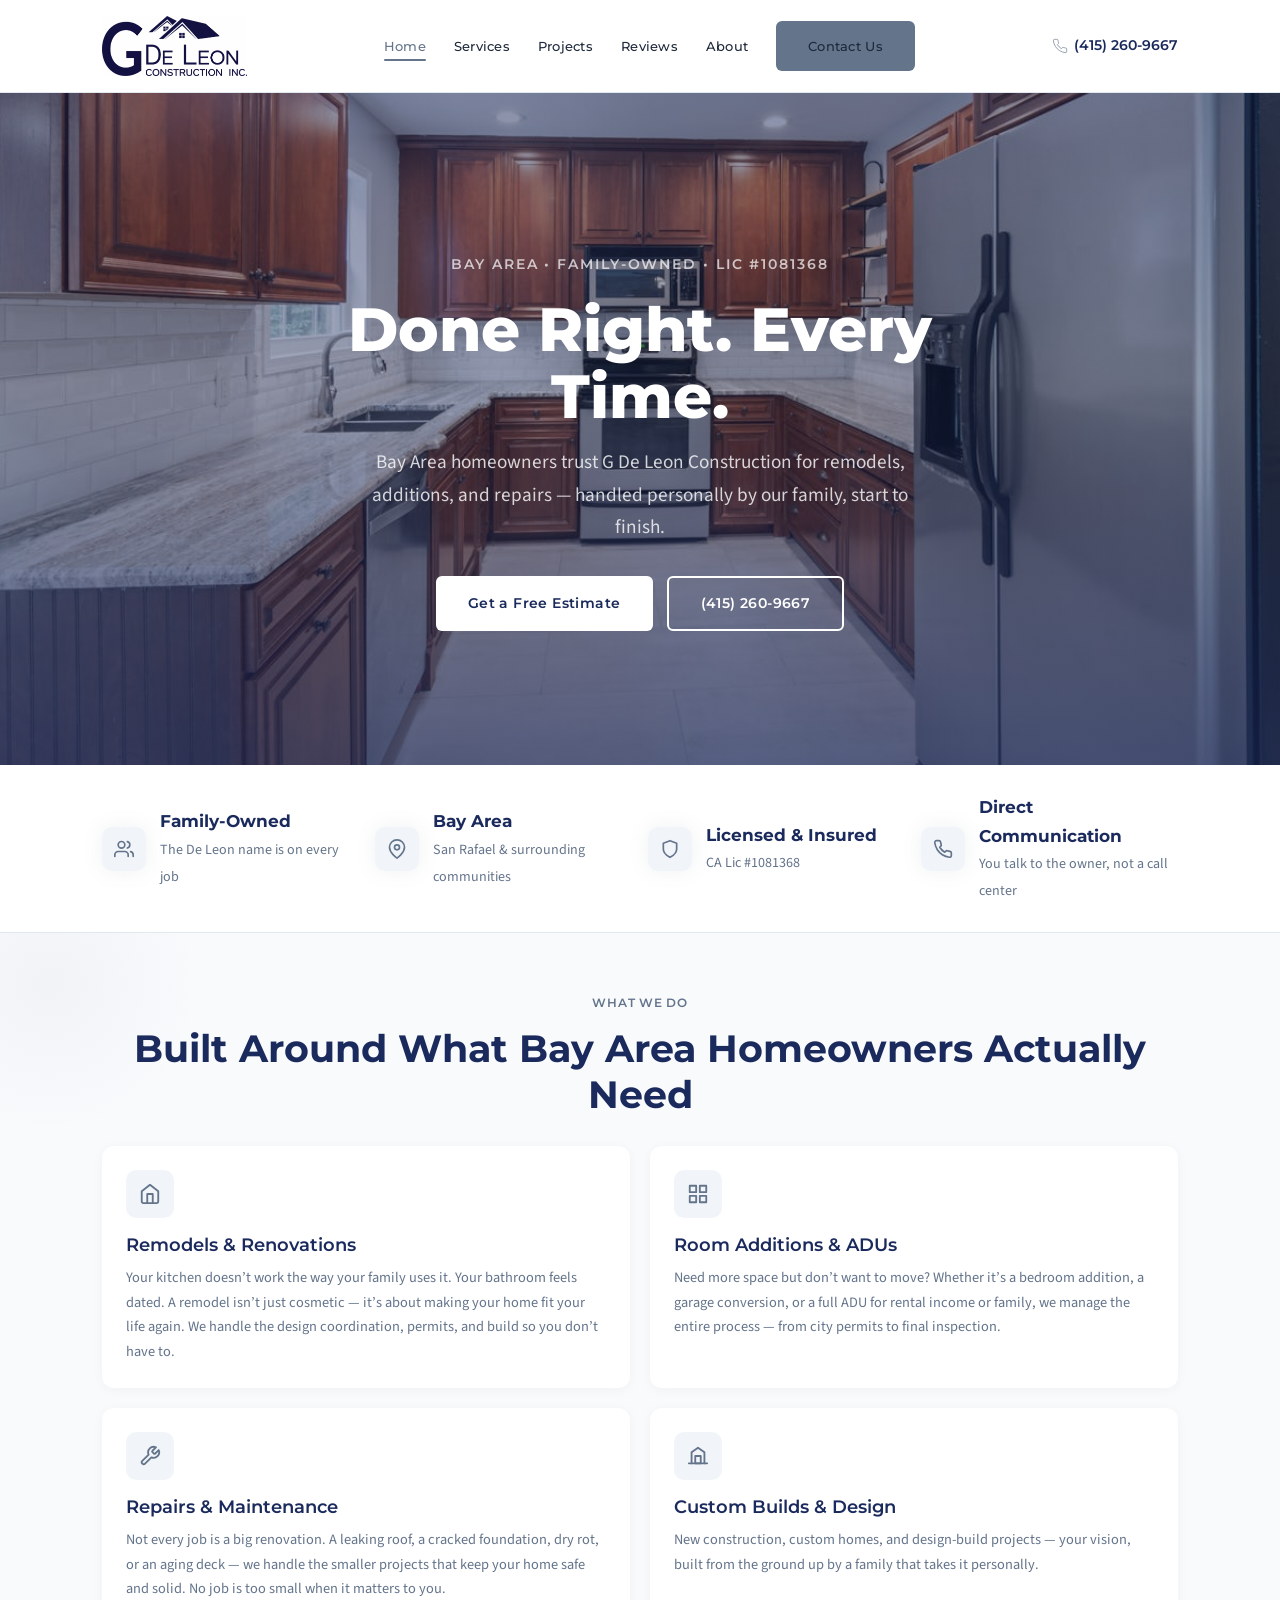
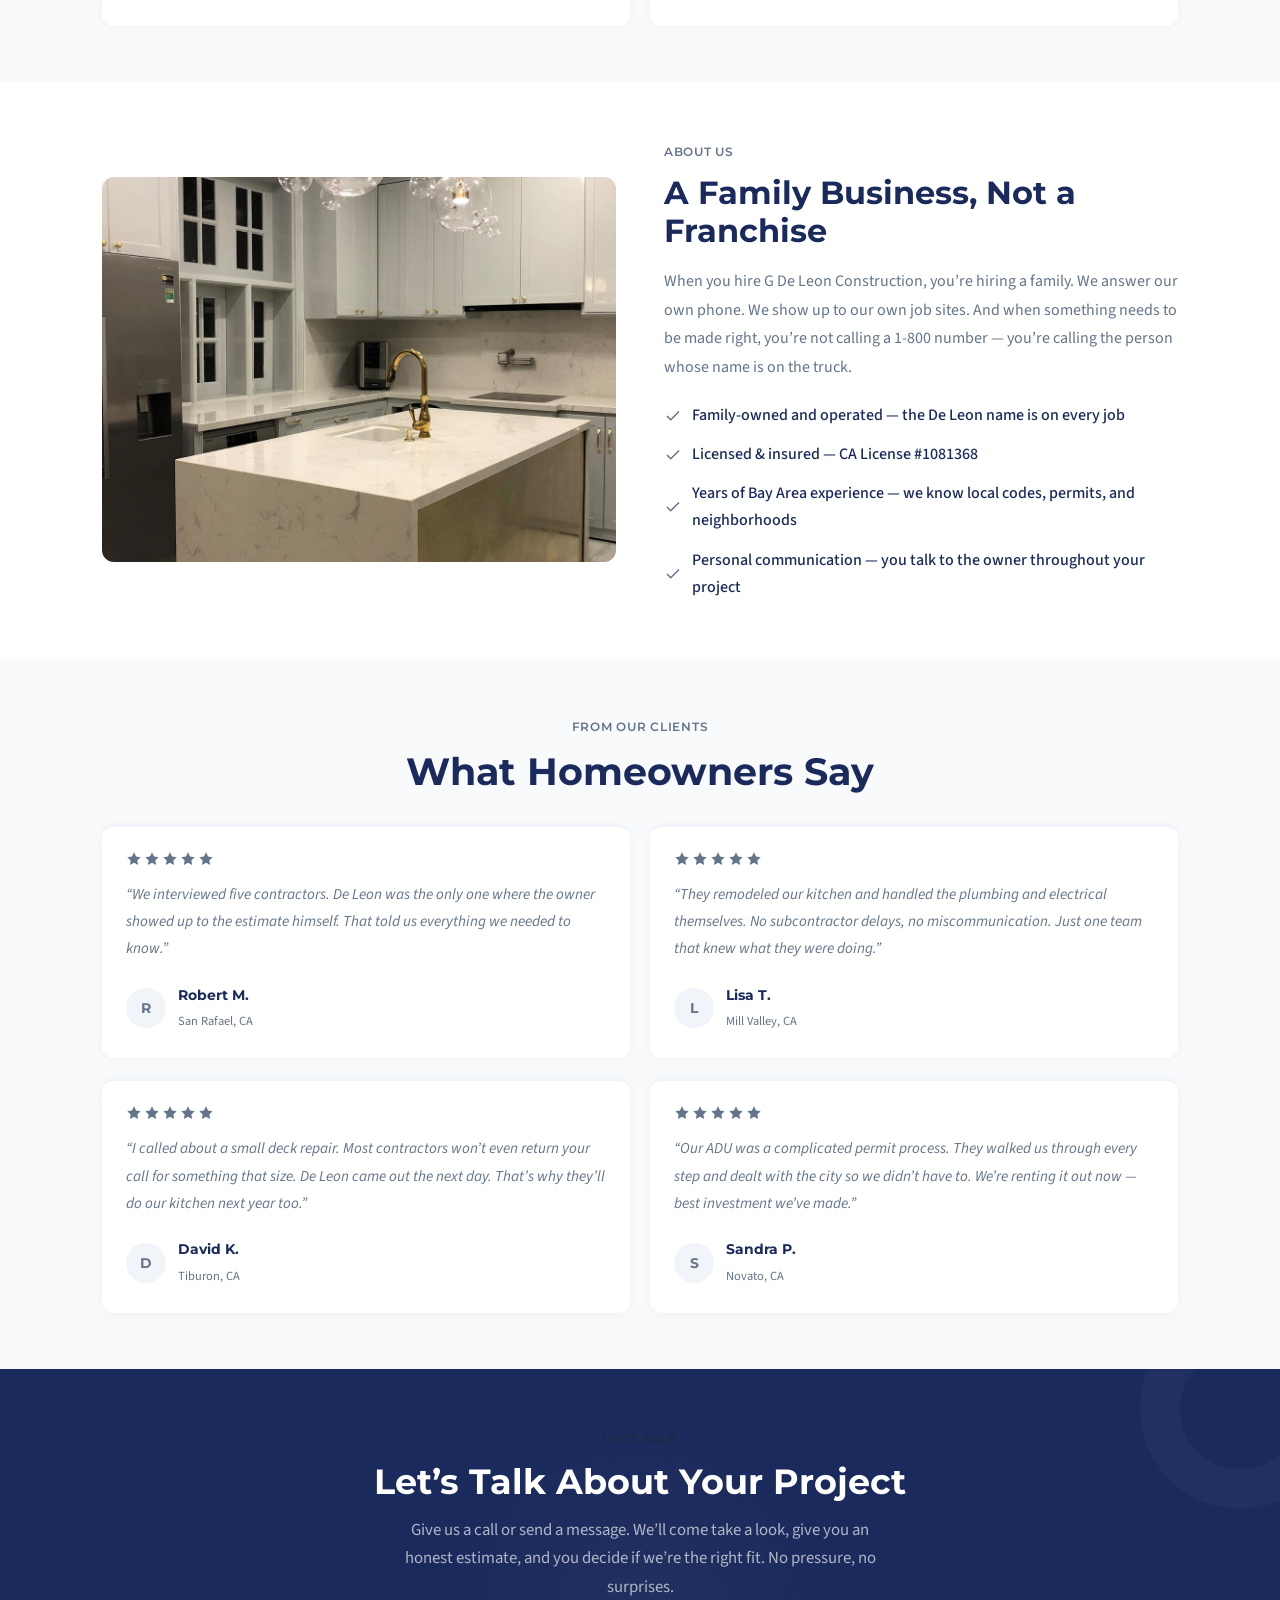
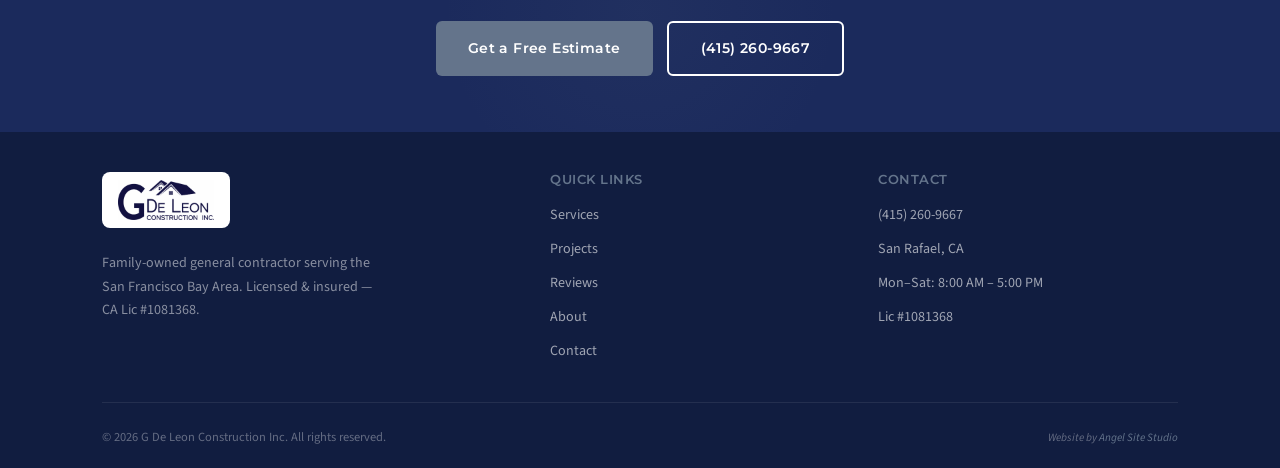
<file: index.html>
<!DOCTYPE html>
<html lang="en">
<head>
  <meta charset="UTF-8" />
  <meta name="viewport" content="width=device-width, initial-scale=1.0" />
  <title>G De Leon Construction Inc. | Family-Owned General Contractor &mdash; Bay Area, CA</title>
  <meta name="description" content="G De Leon Construction &mdash; family-owned general contractor serving the Bay Area. Kitchen & bath remodels, room additions, ADUs, and home repairs. Call (415) 260-9667." />
  <link rel="icon" type="image/svg+xml" href="images/favicon.svg">
  <link rel="stylesheet" href="css/styles.css" />
  <script type="application/ld+json">
  {
    "@context": "https://schema.org",
    "@type": "GeneralContractor",
    "name": "G De Leon Construction Inc.",
    "telephone": "+14152609667",
    "areaServed": "San Francisco Bay Area",
    "address": { "@type": "PostalAddress", "addressLocality": "San Rafael", "addressRegion": "CA", "addressCountry": "US" }
  }
  </script>
</head>
<body>

  <!-- Header -->
  <header class="site-header">
    <div class="container">
      <div class="header-inner">
        <a href="index.html" class="logo">
          <img src="images/logo.png" alt="G De Leon Construction" />
        </a>
        <nav class="main-nav" aria-label="Main">
          <a href="index.html" class="active">Home</a>
          <a href="services.html">Services</a>
          <a href="projects.html">Projects</a>
          <a href="reviews.html">Reviews</a>
          <a href="about.html">About</a>
          <a href="contact.html" class="btn btn-amber">Contact Us</a>
        </nav>
        <a href="tel:4152609667" class="header-phone">
          <svg viewBox="0 0 24 24" fill="none" stroke="currentColor"><path d="M22 16.92v3a2 2 0 01-2.18 2 19.79 19.79 0 01-8.63-3.07 19.5 19.5 0 01-6-6 19.79 19.79 0 01-3.07-8.67A2 2 0 014.11 2h3a2 2 0 012 1.72 12.84 12.84 0 00.7 2.81 2 2 0 01-.45 2.11L8.09 9.91a16 16 0 006 6l1.27-1.27a2 2 0 012.11-.45 12.84 12.84 0 002.81.7A2 2 0 0122 16.92z"/></svg>
          (415) 260-9667
        </a>
        <button class="nav-toggle" aria-label="Menu">
          <span></span><span></span><span></span>
        </button>
      </div>
    </div>
  </header>

  <!-- Hero -->
  <section class="hero">
    <div class="hero-bg"></div>
    <div class="hero-overlay"></div>
    <div class="container">
      <div class="hero-content">
        <span class="label">BAY AREA &bull; FAMILY-OWNED &bull; LIC #1081368</span>
        <h1>Done Right. Every Time.</h1>
        <p>Bay Area homeowners trust G De Leon Construction for remodels, additions, and repairs &mdash; handled personally by our family, start to finish.</p>
        <div class="hero-btns">
          <a href="#contact" class="btn btn-white">Get a Free Estimate</a>
          <a href="tel:4152609667" class="btn btn-outline-white">(415) 260-9667</a>
        </div>
      </div>
    </div>
  </section>

  <!-- Stats Strip -->
  <section class="stats">
    <div class="container">
      <div class="stats-grid">
        <div class="stat-item">
          <div class="stat-icon">
            <svg viewBox="0 0 24 24"><path d="M17 21v-2a4 4 0 00-4-4H5a4 4 0 00-4 4v2"/><circle cx="9" cy="7" r="4"/><path d="M23 21v-2a4 4 0 00-3-3.87"/><path d="M16 3.13a4 4 0 010 7.75"/></svg>
          </div>
          <div class="stat-text">
            <strong>Family-Owned</strong>
            <span>The De Leon name is on every job</span>
          </div>
        </div>
        <div class="stat-item">
          <div class="stat-icon">
            <svg viewBox="0 0 24 24"><path d="M21 10c0 7-9 13-9 13s-9-6-9-13a9 9 0 0118 0z"/><circle cx="12" cy="10" r="3"/></svg>
          </div>
          <div class="stat-text">
            <strong>Bay Area</strong>
            <span>San Rafael &amp; surrounding communities</span>
          </div>
        </div>
        <div class="stat-item">
          <div class="stat-icon">
            <svg viewBox="0 0 24 24"><path d="M12 22s8-4 8-10V5l-8-3-8 3v7c0 6 8 10 8 10z"/></svg>
          </div>
          <div class="stat-text">
            <strong>Licensed &amp; Insured</strong>
            <span>CA Lic #1081368</span>
          </div>
        </div>
        <div class="stat-item">
          <div class="stat-icon">
            <svg viewBox="0 0 24 24"><path d="M22 16.92v3a2 2 0 01-2.18 2 19.79 19.79 0 01-8.63-3.07 19.5 19.5 0 01-6-6 19.79 19.79 0 01-3.07-8.67A2 2 0 014.11 2h3a2 2 0 012 1.72 12.84 12.84 0 00.7 2.81 2 2 0 01-.45 2.11L8.09 9.91a16 16 0 006 6l1.27-1.27a2 2 0 012.11-.45 12.84 12.84 0 002.81.7A2 2 0 0122 16.92z"/></svg>
          </div>
          <div class="stat-text">
            <strong>Direct Communication</strong>
            <span>You talk to the owner, not a call center</span>
          </div>
        </div>
      </div>
    </div>
  </section>

  <!-- Services -->
  <section class="services-section section">
    <div class="container">
      <div class="text-center">
        <span class="label">What We Do</span>
        <h2 class="section-heading">Built Around What Bay Area Homeowners Actually Need</h2>
      </div>
      <div class="services-grid">
        <div class="service-card">
          <div class="service-icon">
            <svg viewBox="0 0 24 24"><path d="M3 9l9-7 9 7v11a2 2 0 01-2 2H5a2 2 0 01-2-2z"/><polyline points="9 22 9 12 15 12 15 22"/></svg>
          </div>
          <h3>Remodels &amp; Renovations</h3>
          <p>Your kitchen doesn&rsquo;t work the way your family uses it. Your bathroom feels dated. A remodel isn&rsquo;t just cosmetic &mdash; it&rsquo;s about making your home fit your life again. We handle the design coordination, permits, and build so you don&rsquo;t have to.</p>
        </div>
        <div class="service-card">
          <div class="service-icon">
            <svg viewBox="0 0 24 24"><rect x="3" y="3" width="7" height="7"/><rect x="14" y="3" width="7" height="7"/><rect x="14" y="14" width="7" height="7"/><rect x="3" y="14" width="7" height="7"/></svg>
          </div>
          <h3>Room Additions &amp; ADUs</h3>
          <p>Need more space but don&rsquo;t want to move? Whether it&rsquo;s a bedroom addition, a garage conversion, or a full ADU for rental income or family, we manage the entire process &mdash; from city permits to final inspection.</p>
        </div>
        <div class="service-card">
          <div class="service-icon">
            <svg viewBox="0 0 24 24"><path d="M14.7 6.3a1 1 0 000 1.4l1.6 1.6a1 1 0 001.4 0l3.77-3.77a6 6 0 01-7.94 7.94l-6.91 6.91a2.12 2.12 0 01-3-3l6.91-6.91a6 6 0 017.94-7.94l-3.76 3.76z"/></svg>
          </div>
          <h3>Repairs &amp; Maintenance</h3>
          <p>Not every job is a big renovation. A leaking roof, a cracked foundation, dry rot, or an aging deck &mdash; we handle the smaller projects that keep your home safe and solid. No job is too small when it matters to you.</p>
        </div>
        <div class="service-card">
          <div class="service-icon">
            <svg viewBox="0 0 24 24"><path d="M2 20h20"/><path d="M5 20V8l7-5 7 5v12"/><rect x="9" y="12" width="6" height="8"/></svg>
          </div>
          <h3>Custom Builds &amp; Design</h3>
          <p>New construction, custom homes, and design-build projects &mdash; your vision, built from the ground up by a family that takes it personally.</p>
        </div>
      </div>
    </div>
  </section>

  <!-- About Split -->
  <section class="about-split section">
    <div class="container">
      <div class="split-grid">
        <div class="split-image">
          <img src="images/03-kitchen-island.jpg" alt="Beautiful kitchen island by G De Leon Construction" loading="lazy" />
        </div>
        <div class="split-content">
          <span class="label">About Us</span>
          <h2>A Family Business, Not a Franchise</h2>
          <p>When you hire G De Leon Construction, you&rsquo;re hiring a family. We answer our own phone. We show up to our own job sites. And when something needs to be made right, you&rsquo;re not calling a 1-800 number &mdash; you&rsquo;re calling the person whose name is on the truck.</p>
          <ul class="values-list">
            <li><svg viewBox="0 0 24 24" fill="none" stroke="currentColor" stroke-width="2"><polyline points="20 6 9 17 4 12"/></svg> Family-owned and operated &mdash; the De Leon name is on every job</li>
            <li><svg viewBox="0 0 24 24" fill="none" stroke="currentColor" stroke-width="2"><polyline points="20 6 9 17 4 12"/></svg> Licensed &amp; insured &mdash; CA License #1081368</li>
            <li><svg viewBox="0 0 24 24" fill="none" stroke="currentColor" stroke-width="2"><polyline points="20 6 9 17 4 12"/></svg> Years of Bay Area experience &mdash; we know local codes, permits, and neighborhoods</li>
            <li><svg viewBox="0 0 24 24" fill="none" stroke="currentColor" stroke-width="2"><polyline points="20 6 9 17 4 12"/></svg> Personal communication &mdash; you talk to the owner throughout your project</li>
          </ul>
        </div>
      </div>
    </div>
  </section>

  <!-- Testimonials -->
  <section class="testimonials-section section">
    <div class="container">
      <div class="text-center">
        <span class="label">From Our Clients</span>
        <h2 class="section-heading">What Homeowners Say</h2>
      </div>
      <div class="testimonials-grid">
        <div class="testimonial-card">
          <div class="testimonial-stars">
            <svg viewBox="0 0 24 24"><polygon points="12 2 15.09 8.26 22 9.27 17 14.14 18.18 21.02 12 17.77 5.82 21.02 7 14.14 2 9.27 8.91 8.26 12 2"/></svg>
            <svg viewBox="0 0 24 24"><polygon points="12 2 15.09 8.26 22 9.27 17 14.14 18.18 21.02 12 17.77 5.82 21.02 7 14.14 2 9.27 8.91 8.26 12 2"/></svg>
            <svg viewBox="0 0 24 24"><polygon points="12 2 15.09 8.26 22 9.27 17 14.14 18.18 21.02 12 17.77 5.82 21.02 7 14.14 2 9.27 8.91 8.26 12 2"/></svg>
            <svg viewBox="0 0 24 24"><polygon points="12 2 15.09 8.26 22 9.27 17 14.14 18.18 21.02 12 17.77 5.82 21.02 7 14.14 2 9.27 8.91 8.26 12 2"/></svg>
            <svg viewBox="0 0 24 24"><polygon points="12 2 15.09 8.26 22 9.27 17 14.14 18.18 21.02 12 17.77 5.82 21.02 7 14.14 2 9.27 8.91 8.26 12 2"/></svg>
          </div>
          <p class="testimonial-text">&ldquo;We interviewed five contractors. De Leon was the only one where the owner showed up to the estimate himself. That told us everything we needed to know.&rdquo;</p>
          <div class="testimonial-author">
            <div class="testimonial-avatar">R</div>
            <div>
              <strong>Robert M.</strong>
              <span>San Rafael, CA</span>
            </div>
          </div>
        </div>
        <div class="testimonial-card">
          <div class="testimonial-stars">
            <svg viewBox="0 0 24 24"><polygon points="12 2 15.09 8.26 22 9.27 17 14.14 18.18 21.02 12 17.77 5.82 21.02 7 14.14 2 9.27 8.91 8.26 12 2"/></svg>
            <svg viewBox="0 0 24 24"><polygon points="12 2 15.09 8.26 22 9.27 17 14.14 18.18 21.02 12 17.77 5.82 21.02 7 14.14 2 9.27 8.91 8.26 12 2"/></svg>
            <svg viewBox="0 0 24 24"><polygon points="12 2 15.09 8.26 22 9.27 17 14.14 18.18 21.02 12 17.77 5.82 21.02 7 14.14 2 9.27 8.91 8.26 12 2"/></svg>
            <svg viewBox="0 0 24 24"><polygon points="12 2 15.09 8.26 22 9.27 17 14.14 18.18 21.02 12 17.77 5.82 21.02 7 14.14 2 9.27 8.91 8.26 12 2"/></svg>
            <svg viewBox="0 0 24 24"><polygon points="12 2 15.09 8.26 22 9.27 17 14.14 18.18 21.02 12 17.77 5.82 21.02 7 14.14 2 9.27 8.91 8.26 12 2"/></svg>
          </div>
          <p class="testimonial-text">&ldquo;They remodeled our kitchen and handled the plumbing and electrical themselves. No subcontractor delays, no miscommunication. Just one team that knew what they were doing.&rdquo;</p>
          <div class="testimonial-author">
            <div class="testimonial-avatar">L</div>
            <div>
              <strong>Lisa T.</strong>
              <span>Mill Valley, CA</span>
            </div>
          </div>
        </div>
        <div class="testimonial-card">
          <div class="testimonial-stars">
            <svg viewBox="0 0 24 24"><polygon points="12 2 15.09 8.26 22 9.27 17 14.14 18.18 21.02 12 17.77 5.82 21.02 7 14.14 2 9.27 8.91 8.26 12 2"/></svg>
            <svg viewBox="0 0 24 24"><polygon points="12 2 15.09 8.26 22 9.27 17 14.14 18.18 21.02 12 17.77 5.82 21.02 7 14.14 2 9.27 8.91 8.26 12 2"/></svg>
            <svg viewBox="0 0 24 24"><polygon points="12 2 15.09 8.26 22 9.27 17 14.14 18.18 21.02 12 17.77 5.82 21.02 7 14.14 2 9.27 8.91 8.26 12 2"/></svg>
            <svg viewBox="0 0 24 24"><polygon points="12 2 15.09 8.26 22 9.27 17 14.14 18.18 21.02 12 17.77 5.82 21.02 7 14.14 2 9.27 8.91 8.26 12 2"/></svg>
            <svg viewBox="0 0 24 24"><polygon points="12 2 15.09 8.26 22 9.27 17 14.14 18.18 21.02 12 17.77 5.82 21.02 7 14.14 2 9.27 8.91 8.26 12 2"/></svg>
          </div>
          <p class="testimonial-text">&ldquo;I called about a small deck repair. Most contractors won&rsquo;t even return your call for something that size. De Leon came out the next day. That&rsquo;s why they&rsquo;ll do our kitchen next year too.&rdquo;</p>
          <div class="testimonial-author">
            <div class="testimonial-avatar">D</div>
            <div>
              <strong>David K.</strong>
              <span>Tiburon, CA</span>
            </div>
          </div>
        </div>
        <div class="testimonial-card">
          <div class="testimonial-stars">
            <svg viewBox="0 0 24 24"><polygon points="12 2 15.09 8.26 22 9.27 17 14.14 18.18 21.02 12 17.77 5.82 21.02 7 14.14 2 9.27 8.91 8.26 12 2"/></svg>
            <svg viewBox="0 0 24 24"><polygon points="12 2 15.09 8.26 22 9.27 17 14.14 18.18 21.02 12 17.77 5.82 21.02 7 14.14 2 9.27 8.91 8.26 12 2"/></svg>
            <svg viewBox="0 0 24 24"><polygon points="12 2 15.09 8.26 22 9.27 17 14.14 18.18 21.02 12 17.77 5.82 21.02 7 14.14 2 9.27 8.91 8.26 12 2"/></svg>
            <svg viewBox="0 0 24 24"><polygon points="12 2 15.09 8.26 22 9.27 17 14.14 18.18 21.02 12 17.77 5.82 21.02 7 14.14 2 9.27 8.91 8.26 12 2"/></svg>
            <svg viewBox="0 0 24 24"><polygon points="12 2 15.09 8.26 22 9.27 17 14.14 18.18 21.02 12 17.77 5.82 21.02 7 14.14 2 9.27 8.91 8.26 12 2"/></svg>
          </div>
          <p class="testimonial-text">&ldquo;Our ADU was a complicated permit process. They walked us through every step and dealt with the city so we didn&rsquo;t have to. We&rsquo;re renting it out now &mdash; best investment we&rsquo;ve made.&rdquo;</p>
          <div class="testimonial-author">
            <div class="testimonial-avatar">S</div>
            <div>
              <strong>Sandra P.</strong>
              <span>Novato, CA</span>
            </div>
          </div>
        </div>
      </div>
    </div>
  </section>

  <!-- CTA -->
  <section class="cta-section section">
    <div class="container">
      <div class="cta-inner">
        <span class="label" style="color: var(--amber);">Let&rsquo;s Talk</span>
        <h2>Let&rsquo;s Talk About Your Project</h2>
        <p>Give us a call or send a message. We&rsquo;ll come take a look, give you an honest estimate, and you decide if we&rsquo;re the right fit. No pressure, no surprises.</p>
        <div class="cta-btns">
          <a href="contact.html" class="btn btn-amber">Get a Free Estimate</a>
          <a href="tel:4152609667" class="btn btn-outline-white">(415) 260-9667</a>
        </div>
      </div>
    </div>
  </section>

  <!-- Footer -->
  <footer class="site-footer">
    <div class="container">
      <div class="footer-grid">
        <div class="footer-brand"><div class="footer-logo-wrap">
          <img src="images/logo.png" alt="G De Leon Construction" /></div>
          <p>Family-owned general contractor serving the San Francisco Bay Area. Licensed &amp; insured &mdash; CA Lic #1081368.</p>
        </div>
        <div class="footer-col">
          <h4>Quick Links</h4>
          <a href="services.html">Services</a>
          <a href="projects.html">Projects</a>
          <a href="reviews.html">Reviews</a>
          <a href="about.html">About</a>
          <a href="contact.html">Contact</a>
        </div>
        <div class="footer-col">
          <h4>Contact</h4>
          <a href="tel:4152609667">(415) 260-9667</a>
          <a>San Rafael, CA</a>
          <a>Mon&ndash;Sat: 8:00 AM &ndash; 5:00 PM</a>
          <a>Lic #1081368</a>
        </div>
      </div>
      <div class="footer-bottom">
        <p>&copy; 2026 G De Leon Construction Inc. All rights reserved.</p>
        <p>Website by <a href="https://angelsitestudio.com" target="_blank">Angel Site Studio</a></p>
      </div>
    </div>
  </footer>

  <script src="js/main.js"></script>
</body>
</html>
</file>
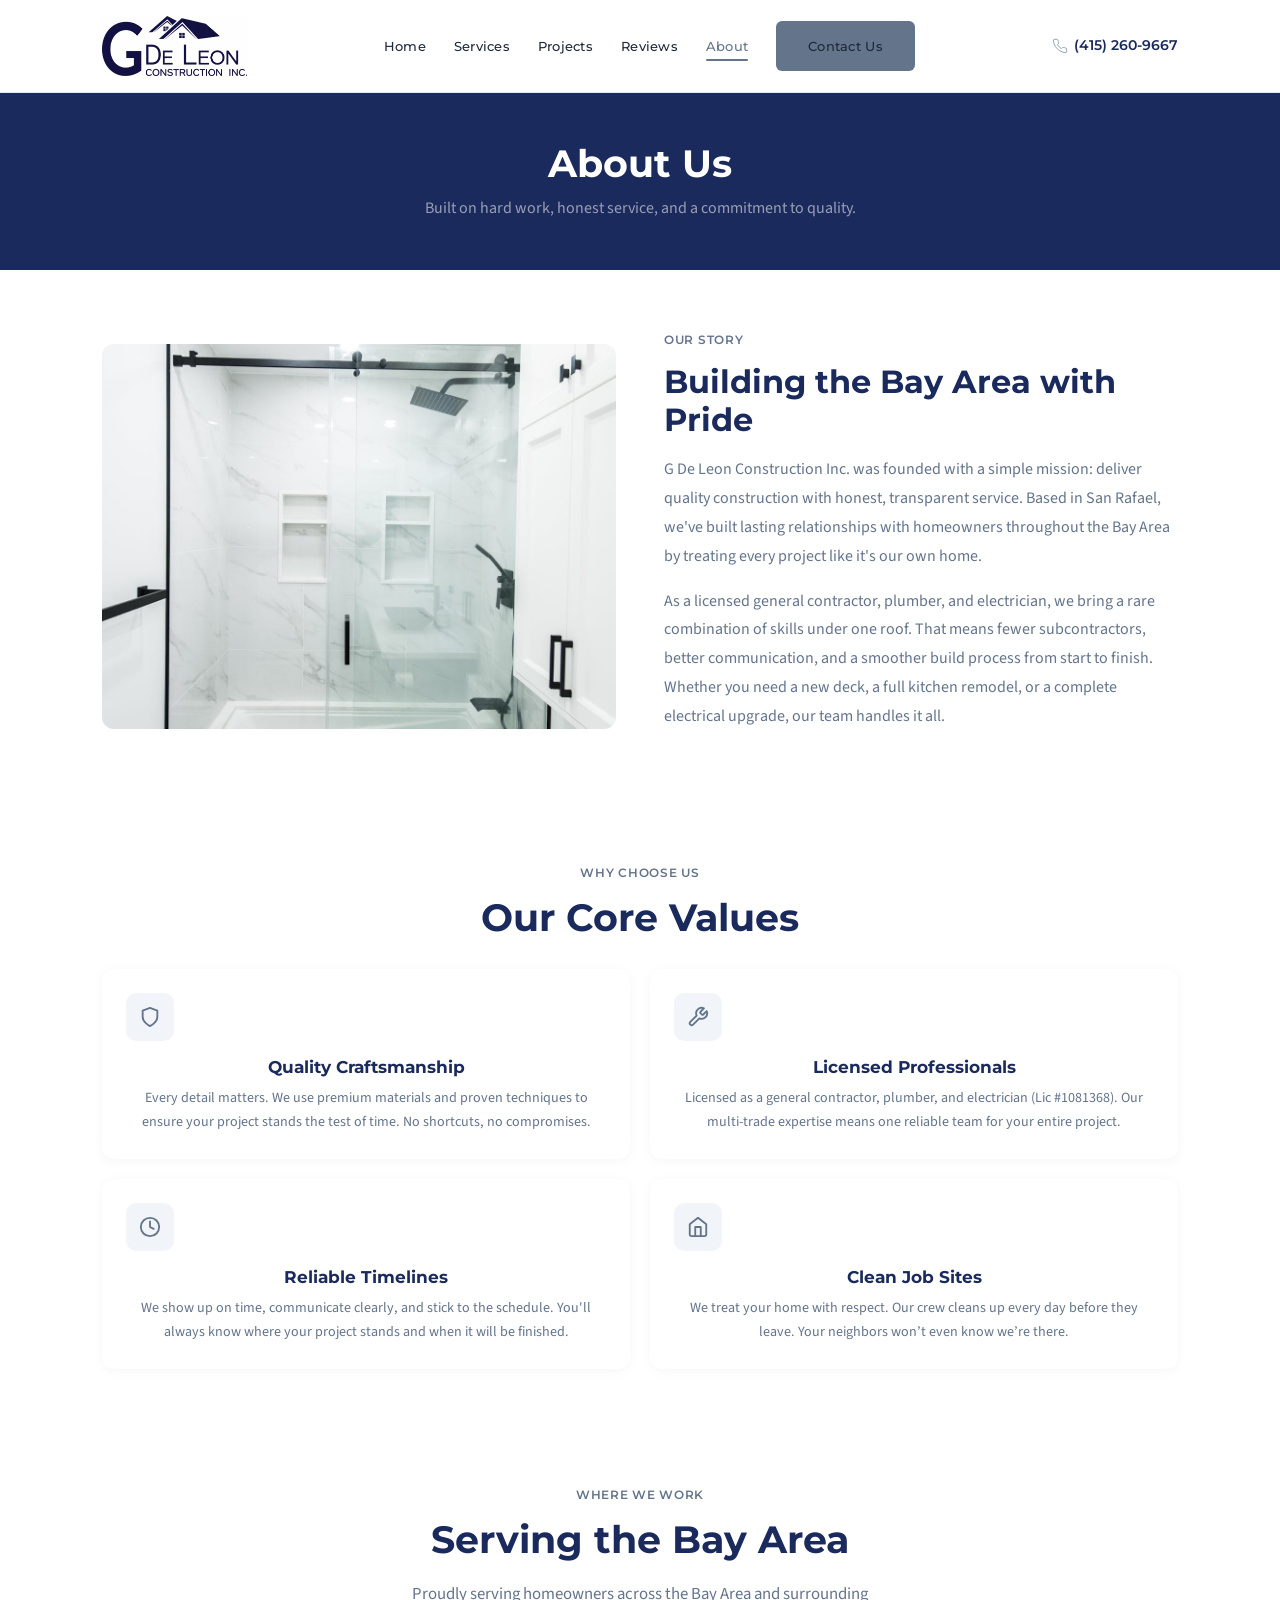
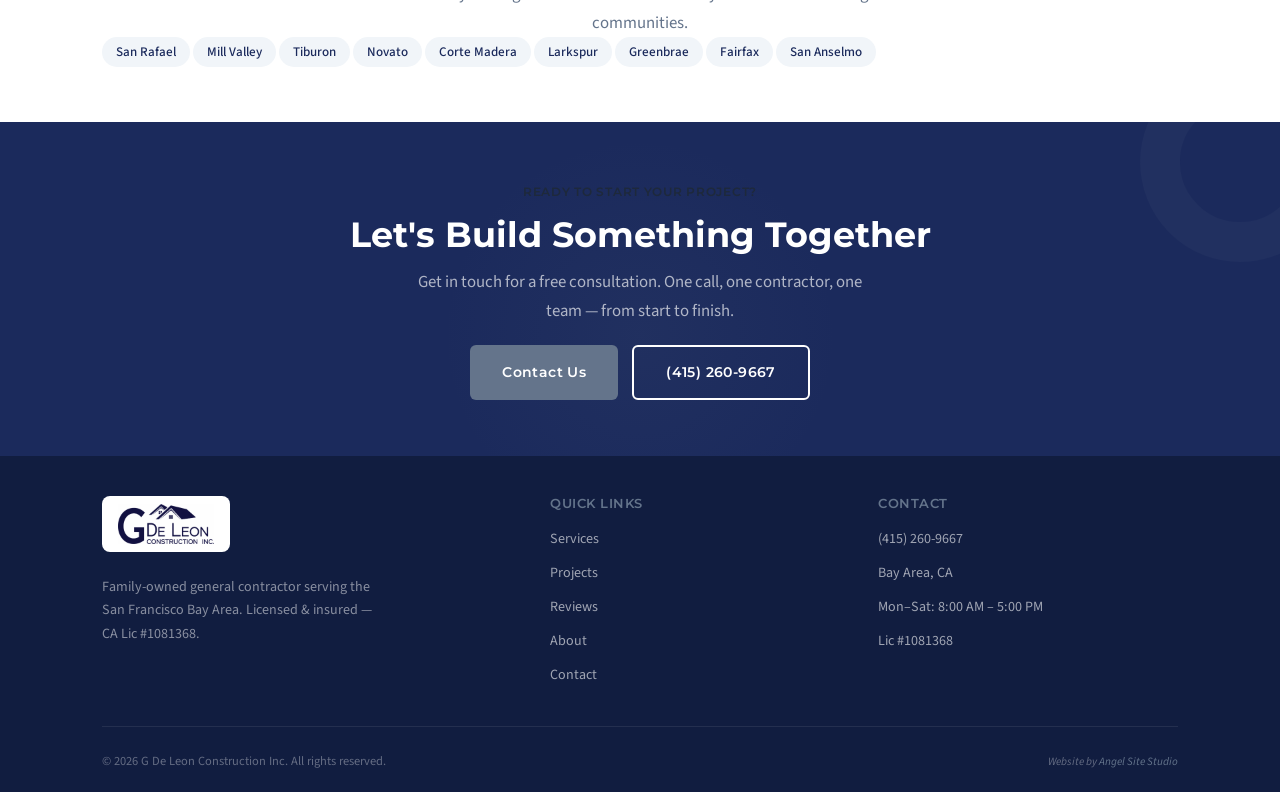
<file: about.html>
<!DOCTYPE html>
<html lang="en">
<head>
  <meta charset="UTF-8" />
  <meta name="viewport" content="width=device-width, initial-scale=1.0" />
  <title>About Us | G De Leon Construction Inc. — Bay Area, CA</title>
  <meta name="description" content="Learn about G De Leon Construction Inc. — a licensed general contractor, plumber & electrician proudly serving Bay Area homeowners from Bay Area, CA." />
  <link rel="icon" type="image/svg+xml" href="images/favicon.svg">
  <link rel="stylesheet" href="css/styles.css" />
</head>
<body>

  <!-- Header -->
  <header class="site-header">
    <div class="container">
      <div class="header-inner">
        <a href="index.html" class="logo">
          <img src="images/logo.png" alt="G De Leon Construction" />
        </a>
        <nav class="main-nav" aria-label="Main">
          <a href="index.html">Home</a>
          <a href="services.html">Services</a>
          <a href="projects.html">Projects</a>
          <a href="reviews.html">Reviews</a>
          <a href="about.html" class="active">About</a>
          <a href="contact.html" class="btn btn-amber">Contact Us</a>
        </nav>
        <a href="tel:4152609667" class="header-phone">
          <svg viewBox="0 0 24 24" fill="none" stroke="currentColor"><path d="M22 16.92v3a2 2 0 01-2.18 2 19.79 19.79 0 01-8.63-3.07 19.5 19.5 0 01-6-6 19.79 19.79 0 01-3.07-8.67A2 2 0 014.11 2h3a2 2 0 012 1.72 12.84 12.84 0 00.7 2.81 2 2 0 01-.45 2.11L8.09 9.91a16 16 0 006 6l1.27-1.27a2 2 0 012.11-.45 12.84 12.84 0 002.81.7A2 2 0 0122 16.92z"/></svg>
          (415) 260-9667
        </a>
        <button class="nav-toggle" aria-label="Menu">
          <span></span><span></span><span></span>
        </button>
      </div>
    </div>
  </header>

  <!-- Page Hero -->
  <section class="page-hero">
    <div class="container">
      <h1>About Us</h1>
      <p>Built on hard work, honest service, and a commitment to quality.</p>
    </div>
  </section>

  <!-- Company Story -->
  <section class="about-split section">
    <div class="container">
      <div class="split-grid">
        <div class="split-image">
          <img src="images/07-bathroom-luxury.jpg" alt="Luxury bathroom renovation by G De Leon Construction" loading="lazy" />
        </div>
        <div class="split-content">
          <span class="label">Our Story</span>
          <h2>Building the Bay Area with Pride</h2>
          <p>G De Leon Construction Inc. was founded with a simple mission: deliver quality construction with honest, transparent service. Based in San Rafael, we've built lasting relationships with homeowners throughout the Bay Area by treating every project like it's our own home.</p>
          <p>As a licensed general contractor, plumber, and electrician, we bring a rare combination of skills under one roof. That means fewer subcontractors, better communication, and a smoother build process from start to finish. Whether you need a new deck, a full kitchen remodel, or a complete electrical upgrade, our team handles it all.</p>
        </div>
      </div>
    </div>
  </section>

  <!-- Values Grid -->
  <section class="values-section section">
    <div class="container">
      <div class="text-center">
        <span class="label">Why Choose Us</span>
        <h2 class="section-heading">Our Core Values</h2>
      </div>
      <div class="values-grid">
        <div class="value-card">
          <div class="service-icon">
            <svg viewBox="0 0 24 24"><path d="M12 22s8-4 8-10V5l-8-3-8 3v7c0 6 8 10 8 10z"/></svg>
          </div>
          <h3>Quality Craftsmanship</h3>
          <p>Every detail matters. We use premium materials and proven techniques to ensure your project stands the test of time. No shortcuts, no compromises.</p>
        </div>
        <div class="value-card">
          <div class="service-icon">
            <svg viewBox="0 0 24 24"><path d="M14.7 6.3a1 1 0 000 1.4l1.6 1.6a1 1 0 001.4 0l3.77-3.77a6 6 0 01-7.94 7.94l-6.91 6.91a2.12 2.12 0 01-3-3l6.91-6.91a6 6 0 017.94-7.94l-3.76 3.76z"/></svg>
          </div>
          <h3>Licensed Professionals</h3>
          <p>Licensed as a general contractor, plumber, and electrician (Lic #1081368). Our multi-trade expertise means one reliable team for your entire project.</p>
        </div>
        <div class="value-card">
          <div class="service-icon">
            <svg viewBox="0 0 24 24"><circle cx="12" cy="12" r="10"/><path d="M12 6v6l4 2"/></svg>
          </div>
          <h3>Reliable Timelines</h3>
          <p>We show up on time, communicate clearly, and stick to the schedule. You'll always know where your project stands and when it will be finished.</p>
        </div>
        <div class="value-card">
          <div class="service-icon">
            <svg viewBox="0 0 24 24"><path d="M3 9l9-7 9 7v11a2 2 0 01-2 2H5a2 2 0 01-2-2z"/><polyline points="9 22 9 12 15 12 15 22"/></svg>
          </div>
          <h3>Clean Job Sites</h3>
          <p>We treat your home with respect. Our crew cleans up every day before they leave. Your neighbors won&rsquo;t even know we&rsquo;re there.</p>
        </div>
      </div>
    </div>
  </section>

  <!-- Service Area -->
  <section class="service-area section">
    <div class="container">
      <div class="text-center">
        <span class="label">Where We Work</span>
        <h2 class="section-heading">Serving the Bay Area</h2>
        <p class="section-sub" style="margin: 0 auto;">Proudly serving homeowners across the Bay Area and surrounding communities.</p>
      </div>
      <div class="area-tags">
        <span class="area-tag">San Rafael</span>
        <span class="area-tag">Mill Valley</span>
        <span class="area-tag">Tiburon</span>
        <span class="area-tag">Novato</span>
        <span class="area-tag">Corte Madera</span>
        <span class="area-tag">Larkspur</span>
        <span class="area-tag">Greenbrae</span>
        <span class="area-tag">Fairfax</span>
        <span class="area-tag">San Anselmo</span>
      </div>
    </div>
  </section>

  <!-- CTA -->
  <section class="cta-section section">
    <div class="container">
      <div class="cta-inner">
        <span class="label" style="color: var(--amber);">Ready to Start Your Project?</span>
        <h2>Let's Build Something Together</h2>
        <p>Get in touch for a free consultation. One call, one contractor, one team — from start to finish.</p>
        <div class="cta-btns">
          <a href="contact.html" class="btn btn-amber">Contact Us</a>
          <a href="tel:4152609667" class="btn btn-outline-white">(415) 260-9667</a>
        </div>
      </div>
    </div>
  </section>

  <!-- Footer -->
  <footer class="site-footer">
    <div class="container">
      <div class="footer-grid">
        <div class="footer-brand"><div class="footer-logo-wrap">
          <img src="images/logo.png" alt="G De Leon Construction" /></div>
          <p>Family-owned general contractor serving the San Francisco Bay Area. Licensed &amp; insured &mdash; CA Lic #1081368.</p>
        </div>
        <div class="footer-col">
          <h4>Quick Links</h4>
          <a href="services.html">Services</a>
          <a href="projects.html">Projects</a>
          <a href="reviews.html">Reviews</a>
          <a href="about.html">About</a>
          <a href="contact.html">Contact</a>
        </div>
        <div class="footer-col">
          <h4>Contact</h4>
          <a href="tel:4152609667">(415) 260-9667</a>
          <a>Bay Area, CA</a>
          <a>Mon–Sat: 8:00 AM – 5:00 PM</a>
          <a>Lic #1081368</a>
        </div>
      </div>
      <div class="footer-bottom">
        <p>&copy; 2026 G De Leon Construction Inc. All rights reserved.</p>
        <p>Website by <a href="https://angelsitestudio.com" target="_blank">Angel Site Studio</a></p>
      </div>
    </div>
  </footer>

  <script src="js/main.js"></script>
</body>
</html>
</file>
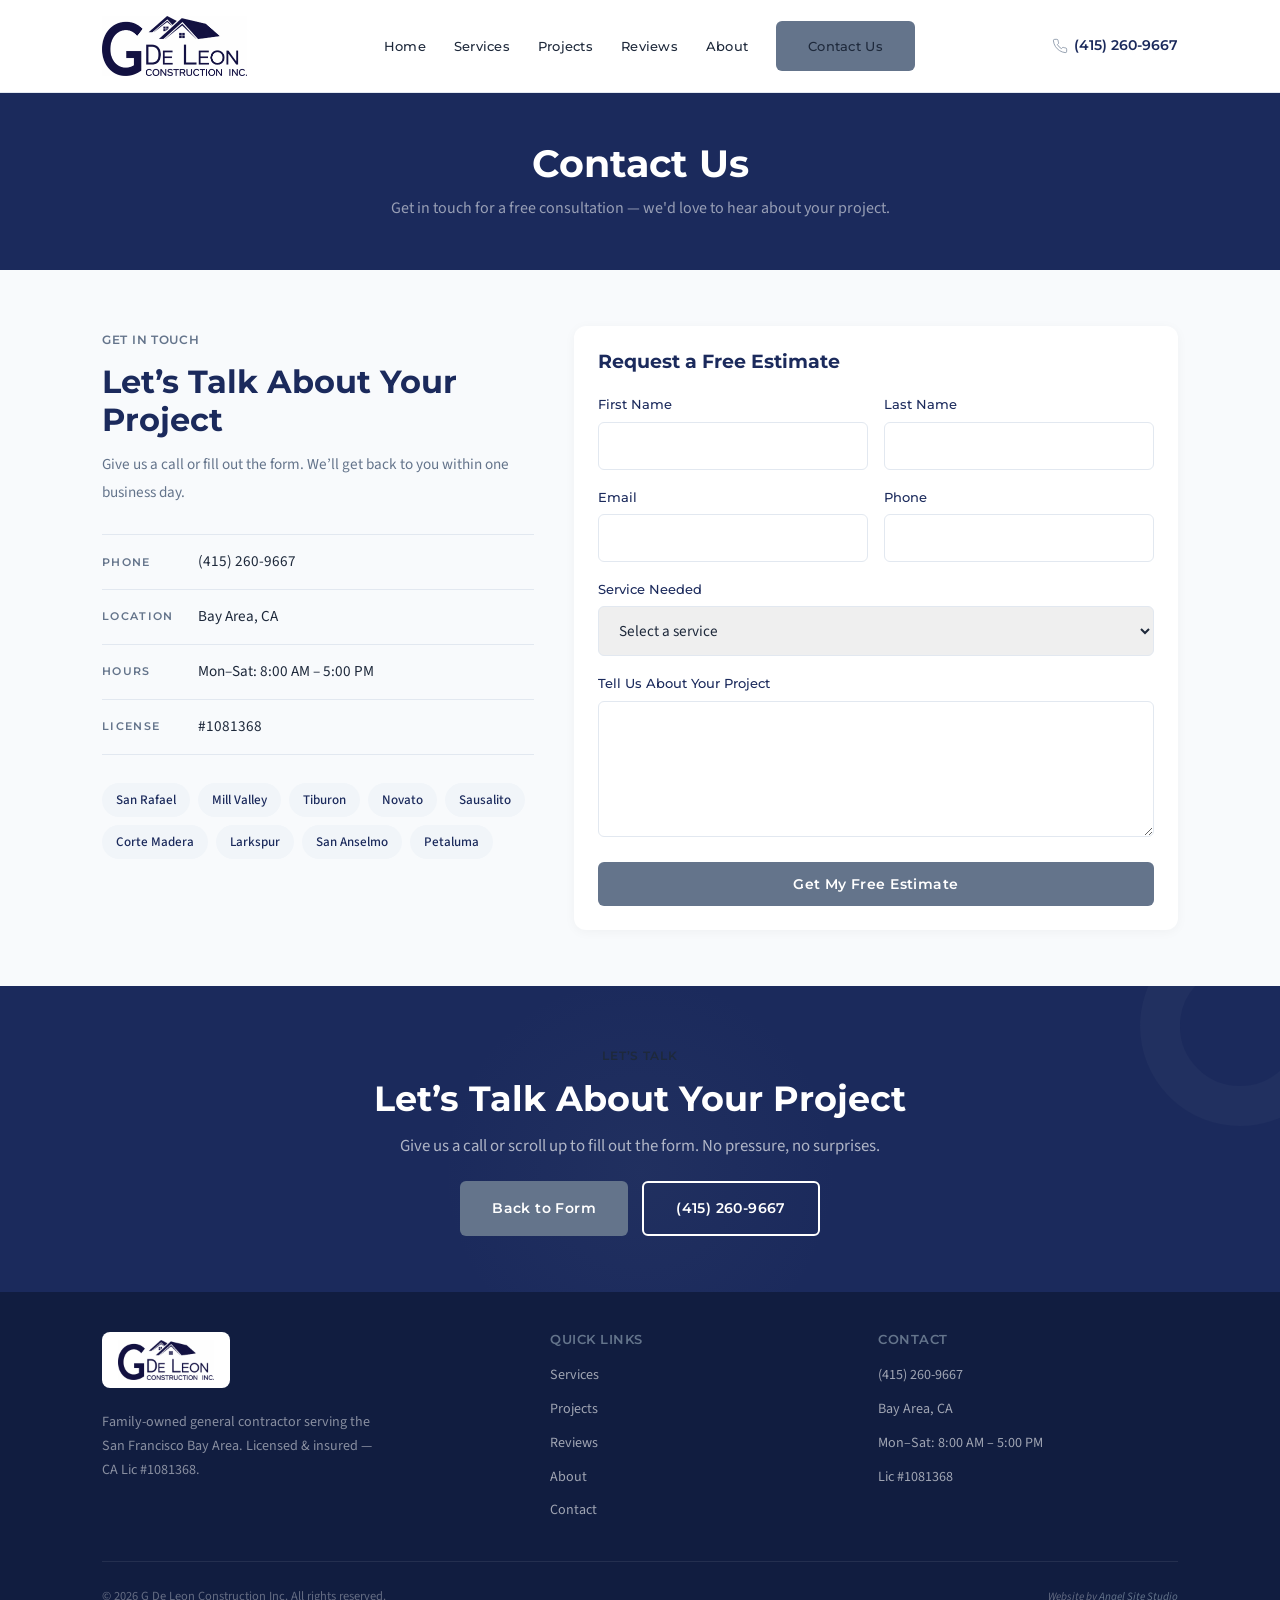
<file: contact.html>
<!DOCTYPE html>
<html lang="en">
<head>
  <meta charset="UTF-8" />
  <meta name="viewport" content="width=device-width, initial-scale=1.0" />
  <title>Contact Us | G De Leon Construction Inc. — Bay Area, CA</title>
  <meta name="description" content="Contact G De Leon Construction for a free estimate. Call (415) 260-9667 or fill out our form. Licensed general contractor serving the Bay Area." />
  <link rel="icon" type="image/svg+xml" href="images/favicon.svg">
  <link rel="stylesheet" href="css/styles.css" />
</head>
<body>

  <!-- Header -->
  <header class="site-header">
    <div class="container">
      <div class="header-inner">
        <a href="index.html" class="logo">
          <img src="images/logo.png" alt="G De Leon Construction" />
        </a>
        <nav class="main-nav" aria-label="Main">
          <a href="index.html">Home</a>
          <a href="services.html">Services</a>
          <a href="projects.html">Projects</a>
          <a href="reviews.html">Reviews</a>
          <a href="about.html">About</a>
          <a href="#contact-form" class="btn btn-amber">Contact Us</a>
        </nav>
        <a href="tel:4152609667" class="header-phone">
          <svg viewBox="0 0 24 24" fill="none" stroke="currentColor"><path d="M22 16.92v3a2 2 0 01-2.18 2 19.79 19.79 0 01-8.63-3.07 19.5 19.5 0 01-6-6 19.79 19.79 0 01-3.07-8.67A2 2 0 014.11 2h3a2 2 0 012 1.72 12.84 12.84 0 00.7 2.81 2 2 0 01-.45 2.11L8.09 9.91a16 16 0 006 6l1.27-1.27a2 2 0 012.11-.45 12.84 12.84 0 002.81.7A2 2 0 0122 16.92z"/></svg>
          (415) 260-9667
        </a>
        <button class="nav-toggle" aria-label="Menu">
          <span></span><span></span><span></span>
        </button>
      </div>
    </div>
  </header>

  <!-- Page Hero -->
  <section class="page-hero">
    <div class="container">
      <h1>Contact Us</h1>
      <p>Get in touch for a free consultation — we'd love to hear about your project.</p>
    </div>
  </section>

  <!-- Contact Section -->
  <section id="contact-form" class="contact-section section">
    <div class="container">
      <div class="contact-grid">
        <!-- Contact Info -->
        <div class="contact-info-clean">
          <span class="label">Get in Touch</span>
          <h2>Let&rsquo;s Talk About Your Project</h2>
          <p>Give us a call or fill out the form. We&rsquo;ll get back to you within one business day.</p>

          <div class="contact-detail-row">
            <span class="contact-label">Phone</span>
            <span class="contact-value"><a href="tel:4152609667">(415) 260-9667</a></span>
          </div>
          <div class="contact-detail-row">
            <span class="contact-label">Location</span>
            <span class="contact-value">Bay Area, CA</span>
          </div>
          <div class="contact-detail-row">
            <span class="contact-label">Hours</span>
            <span class="contact-value">Mon&ndash;Sat: 8:00 AM &ndash; 5:00 PM</span>
          </div>
          <div class="contact-detail-row">
            <span class="contact-label">License</span>
            <span class="contact-value">#1081368</span>
          </div>

          <div class="service-areas" style="margin-top: 28px;">
            <span class="area-tag">San Rafael</span>
            <span class="area-tag">Mill Valley</span>
            <span class="area-tag">Tiburon</span>
            <span class="area-tag">Novato</span>
            <span class="area-tag">Sausalito</span>
            <span class="area-tag">Corte Madera</span>
            <span class="area-tag">Larkspur</span>
            <span class="area-tag">San Anselmo</span>
            <span class="area-tag">Petaluma</span>
          </div>
        </div>

        <!-- Contact Form -->
        <div class="contact-form">
          <h3>Request a Free Estimate</h3>
          <form action="https://formspree.io/f/FORM_ID" method="POST">
            <div class="form-row">
              <div class="form-group">
                <label for="first-name">First Name</label>
                <input type="text" id="first-name" name="first_name" required />
              </div>
              <div class="form-group">
                <label for="last-name">Last Name</label>
                <input type="text" id="last-name" name="last_name" required />
              </div>
            </div>
            <div class="form-row">
              <div class="form-group">
                <label for="email">Email</label>
                <input type="email" id="email" name="email" required />
              </div>
              <div class="form-group">
                <label for="phone">Phone</label>
                <input type="tel" id="phone" name="phone" />
              </div>
            </div>
            <div class="form-group">
              <label for="service">Service Needed</label>
              <select id="service" name="service" required>
                <option value="" disabled selected>Select a service</option>
                <option value="Remodels & Renovations">Remodels &amp; Renovations</option>
                <option value="Room Additions & ADUs">Room Additions &amp; ADUs</option>
                <option value="Repairs & Maintenance">Repairs &amp; Maintenance</option>
                <option value="Custom Builds & Design">Custom Builds &amp; Design</option>
              </select>
            </div>
            <div class="form-group">
              <label for="message">Tell Us About Your Project</label>
              <textarea id="message" name="message" rows="5" required></textarea>
            </div>
            <button type="submit" class="btn btn-amber" style="width: 100%; justify-content: center;">Get My Free Estimate</button>
          </form>
        </div>
      </div>
    </div>
  </section>

  <!-- CTA -->
  <section class="cta-section section">
    <div class="container">
      <div class="cta-inner">
        <span class="label" style="color: var(--amber);">Let&rsquo;s Talk</span>
        <h2>Let&rsquo;s Talk About Your Project</h2>
        <p>Give us a call or scroll up to fill out the form. No pressure, no surprises.</p>
        <div class="cta-btns">
          <a href="#contact-form" class="btn btn-amber">Back to Form</a>
          <a href="tel:4152609667" class="btn btn-outline-white">(415) 260-9667</a>
        </div>
      </div>
    </div>
  </section>

  <!-- Footer -->
  <footer class="site-footer">
    <div class="container">
      <div class="footer-grid">
        <div class="footer-brand"><div class="footer-logo-wrap">
          <img src="images/logo.png" alt="G De Leon Construction" /></div>
          <p>Family-owned general contractor serving the San Francisco Bay Area. Licensed &amp; insured &mdash; CA Lic #1081368.</p>
        </div>
        <div class="footer-col">
          <h4>Quick Links</h4>
          <a href="services.html">Services</a>
          <a href="projects.html">Projects</a>
          <a href="reviews.html">Reviews</a>
          <a href="about.html">About</a>
          <a href="contact.html">Contact</a>
        </div>
        <div class="footer-col">
          <h4>Contact</h4>
          <a href="tel:4152609667">(415) 260-9667</a>
          <a>Bay Area, CA</a>
          <a>Mon–Sat: 8:00 AM – 5:00 PM</a>
          <a>Lic #1081368</a>
        </div>
      </div>
      <div class="footer-bottom">
        <p>&copy; 2026 G De Leon Construction Inc. All rights reserved.</p>
        <p>Website by <a href="https://angelsitestudio.com" target="_blank">Angel Site Studio</a></p>
      </div>
    </div>
  </footer>

  <script src="js/main.js"></script>
</body>
</html>
</file>
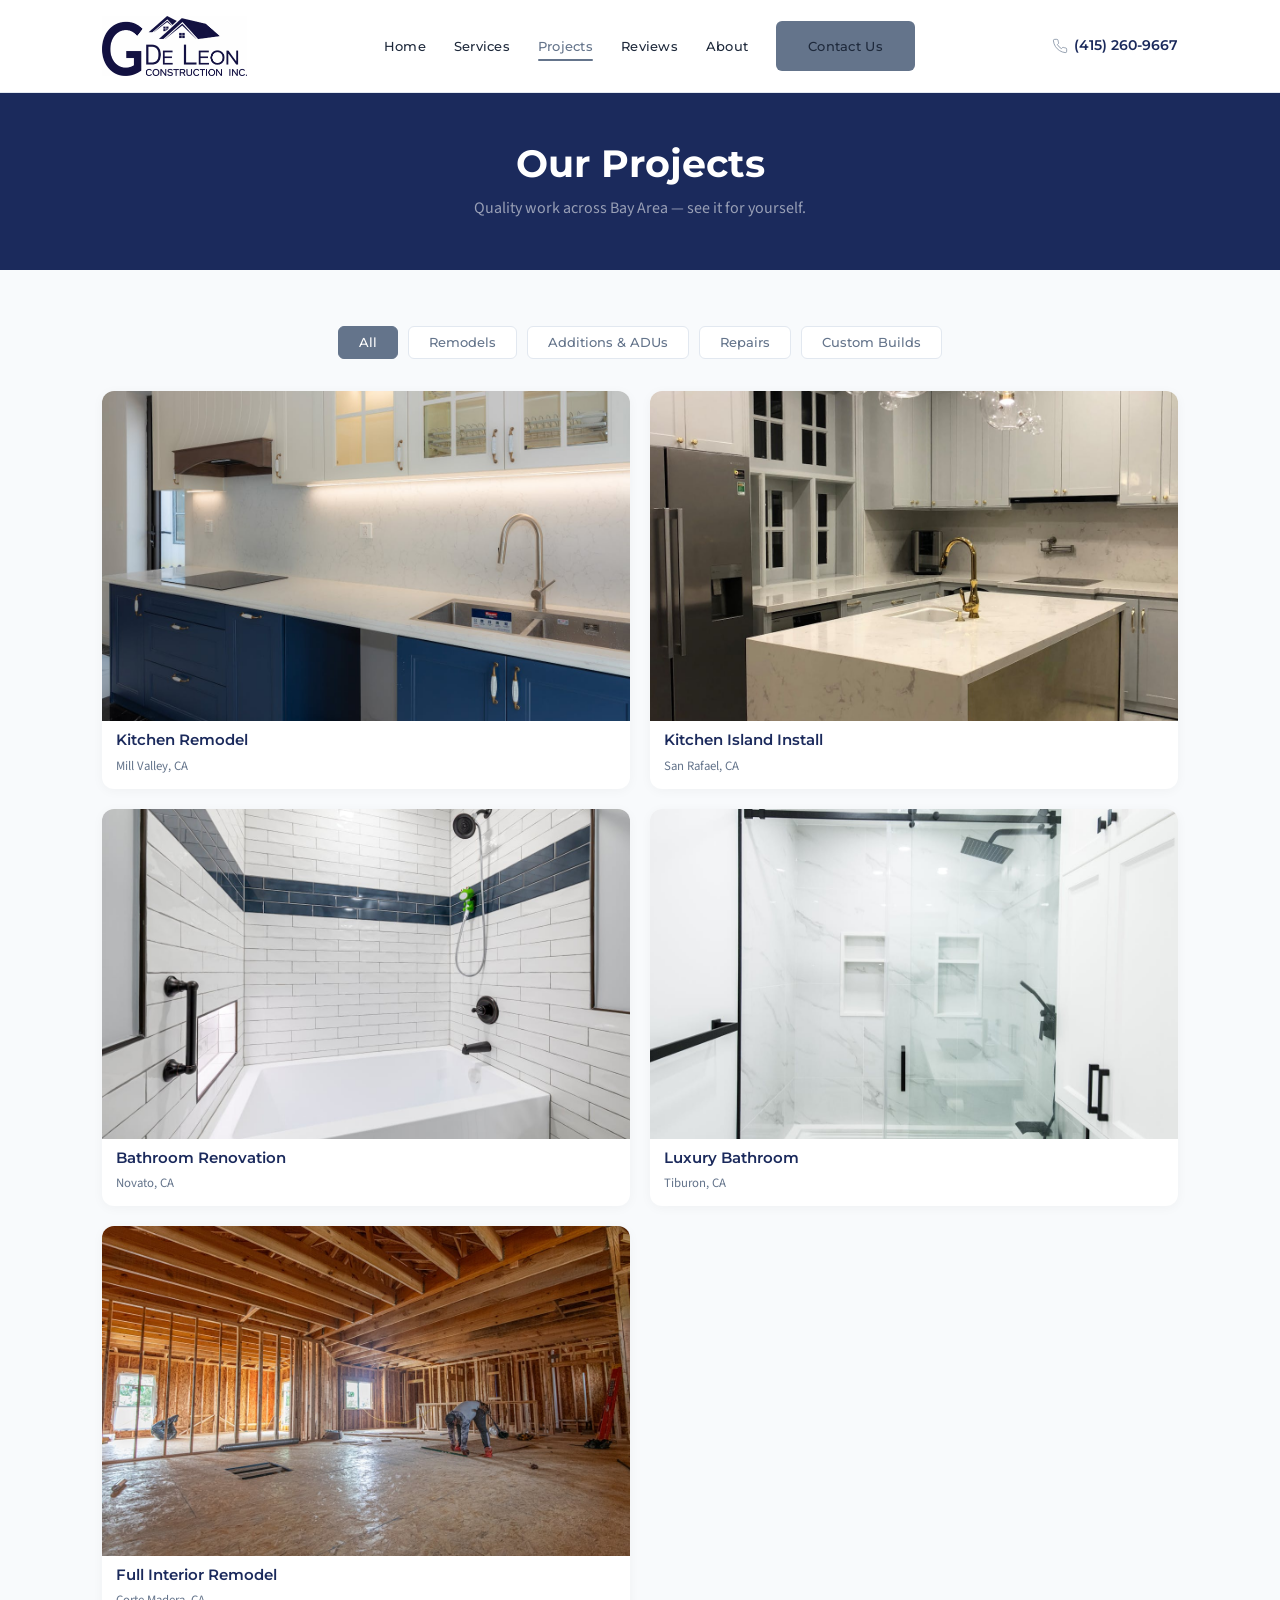
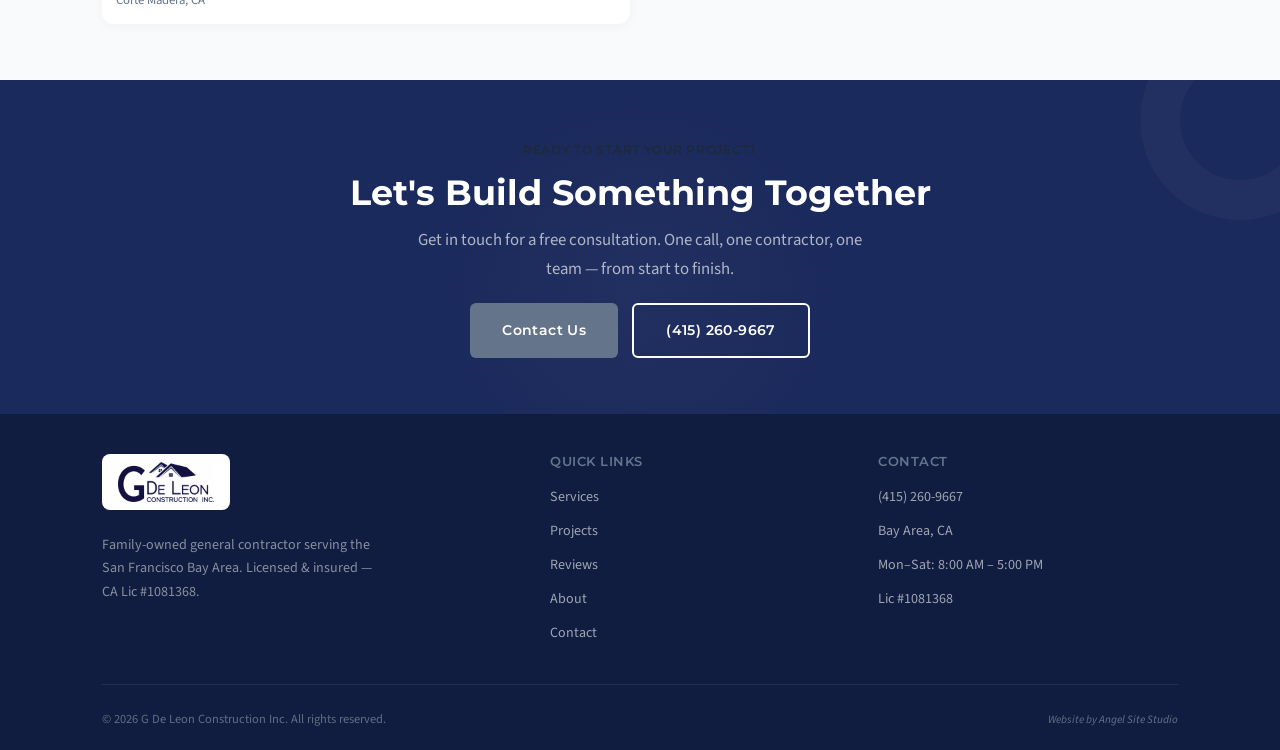
<file: projects.html>
<!DOCTYPE html>
<html lang="en">
<head>
  <meta charset="UTF-8" />
  <meta name="viewport" content="width=device-width, initial-scale=1.0" />
  <title>Projects | G De Leon Construction Inc. — Bay Area, CA</title>
  <meta name="description" content="Browse completed projects by G De Leon Construction — decks, remodels, general contracting, and more across Bay Area. Call (415) 260-9667." />
  <link rel="icon" type="image/svg+xml" href="images/favicon.svg">
  <link rel="stylesheet" href="css/styles.css" />
</head>
<body>

  <!-- Header -->
  <header class="site-header">
    <div class="container">
      <div class="header-inner">
        <a href="index.html" class="logo">
          <img src="images/logo.png" alt="G De Leon Construction" />
        </a>
        <nav class="main-nav" aria-label="Main">
          <a href="index.html">Home</a>
          <a href="services.html">Services</a>
          <a href="projects.html" class="active">Projects</a>
          <a href="reviews.html">Reviews</a>
          <a href="about.html">About</a>
          <a href="contact.html" class="btn btn-amber">Contact Us</a>
        </nav>
        <a href="tel:4152609667" class="header-phone">
          <svg viewBox="0 0 24 24" fill="none" stroke="currentColor"><path d="M22 16.92v3a2 2 0 01-2.18 2 19.79 19.79 0 01-8.63-3.07 19.5 19.5 0 01-6-6 19.79 19.79 0 01-3.07-8.67A2 2 0 014.11 2h3a2 2 0 012 1.72 12.84 12.84 0 00.7 2.81 2 2 0 01-.45 2.11L8.09 9.91a16 16 0 006 6l1.27-1.27a2 2 0 012.11-.45 12.84 12.84 0 002.81.7A2 2 0 0122 16.92z"/></svg>
          (415) 260-9667
        </a>
        <button class="nav-toggle" aria-label="Menu">
          <span></span><span></span><span></span>
        </button>
      </div>
    </div>
  </header>

  <!-- Page Hero -->
  <section class="page-hero">
    <div class="container">
      <h1>Our Projects</h1>
      <p>Quality work across Bay Area — see it for yourself.</p>
    </div>
  </section>

  <!-- Gallery -->
  <section class="gallery-section section">
    <div class="container">
      <div class="gallery-filters">
        <button class="filter-btn active" data-filter="all">All</button>
        <button class="filter-btn" data-filter="remodel">Remodels</button>
        <button class="filter-btn" data-filter="addition">Additions &amp; ADUs</button>
        <button class="filter-btn" data-filter="repair">Repairs</button>
        <button class="filter-btn" data-filter="custom">Custom Builds</button>
        
        
      </div>
      <div class="gallery-grid">
        <div class="gallery-card" data-category="remodel">
          <img src="images/04-kitchen-cabinets.jpg" alt="Kitchen cabinet installation in Mill Valley" loading="lazy" />
          <div class="gallery-caption">
            <h4>Kitchen Remodel</h4>
            <span>Mill Valley, CA</span>
          </div>
        </div>
        <div class="gallery-card" data-category="remodel">
          <img src="images/03-kitchen-island.jpg" alt="Custom kitchen island in San Rafael" loading="lazy" />
          <div class="gallery-caption">
            <h4>Kitchen Island Install</h4>
            <span>San Rafael, CA</span>
          </div>
        </div>
        <div class="gallery-card" data-category="remodel">
          <img src="images/05-bathroom-remodel.jpg" alt="Modern bathroom renovation in Novato" loading="lazy" />
          <div class="gallery-caption">
            <h4>Bathroom Renovation</h4>
            <span>Novato, CA</span>
          </div>
        </div>
        <div class="gallery-card" data-category="remodel">
          <img src="images/07-bathroom-luxury.jpg" alt="Luxury bathroom remodel in Tiburon" loading="lazy" />
          <div class="gallery-caption">
            <h4>Luxury Bathroom</h4>
            <span>Tiburon, CA</span>
          </div>
        </div>
        <div class="gallery-card" data-category="custom">
          <img src="images/11-house-framing.jpg" alt="New construction framing in Corte Madera" loading="lazy" />
          <div class="gallery-caption">
            <h4>Full Interior Remodel</h4>
            <span>Corte Madera, CA</span>
          </div>
        </div>
      </div>
    </div>
  </section>

  <!-- CTA -->
  <section class="cta-section section">
    <div class="container">
      <div class="cta-inner">
        <span class="label" style="color: var(--amber);">Ready to Start Your Project?</span>
        <h2>Let's Build Something Together</h2>
        <p>Get in touch for a free consultation. One call, one contractor, one team — from start to finish.</p>
        <div class="cta-btns">
          <a href="contact.html" class="btn btn-amber">Contact Us</a>
          <a href="tel:4152609667" class="btn btn-outline-white">(415) 260-9667</a>
        </div>
      </div>
    </div>
  </section>

  <!-- Footer -->
  <footer class="site-footer">
    <div class="container">
      <div class="footer-grid">
        <div class="footer-brand"><div class="footer-logo-wrap">
          <img src="images/logo.png" alt="G De Leon Construction" /></div>
          <p>Family-owned general contractor serving the San Francisco Bay Area. Licensed &amp; insured &mdash; CA Lic #1081368.</p>
        </div>
        <div class="footer-col">
          <h4>Quick Links</h4>
          <a href="services.html">Services</a>
          <a href="projects.html">Projects</a>
          <a href="reviews.html">Reviews</a>
          <a href="about.html">About</a>
          <a href="contact.html">Contact</a>
        </div>
        <div class="footer-col">
          <h4>Contact</h4>
          <a href="tel:4152609667">(415) 260-9667</a>
          <a>Bay Area, CA</a>
          <a>Mon&ndash;Sat: 8:00 AM &ndash; 5:00 PM</a>
          <a>Lic #1081368</a>
        </div>
      </div>
      <div class="footer-bottom">
        <p>&copy; 2026 G De Leon Construction Inc. All rights reserved.</p>
        <p>Website by <a href="https://angelsitestudio.com" target="_blank">Angel Site Studio</a></p>
      </div>
    </div>
  </footer>

  <script src="js/main.js"></script>
</body>
</html>
</file>
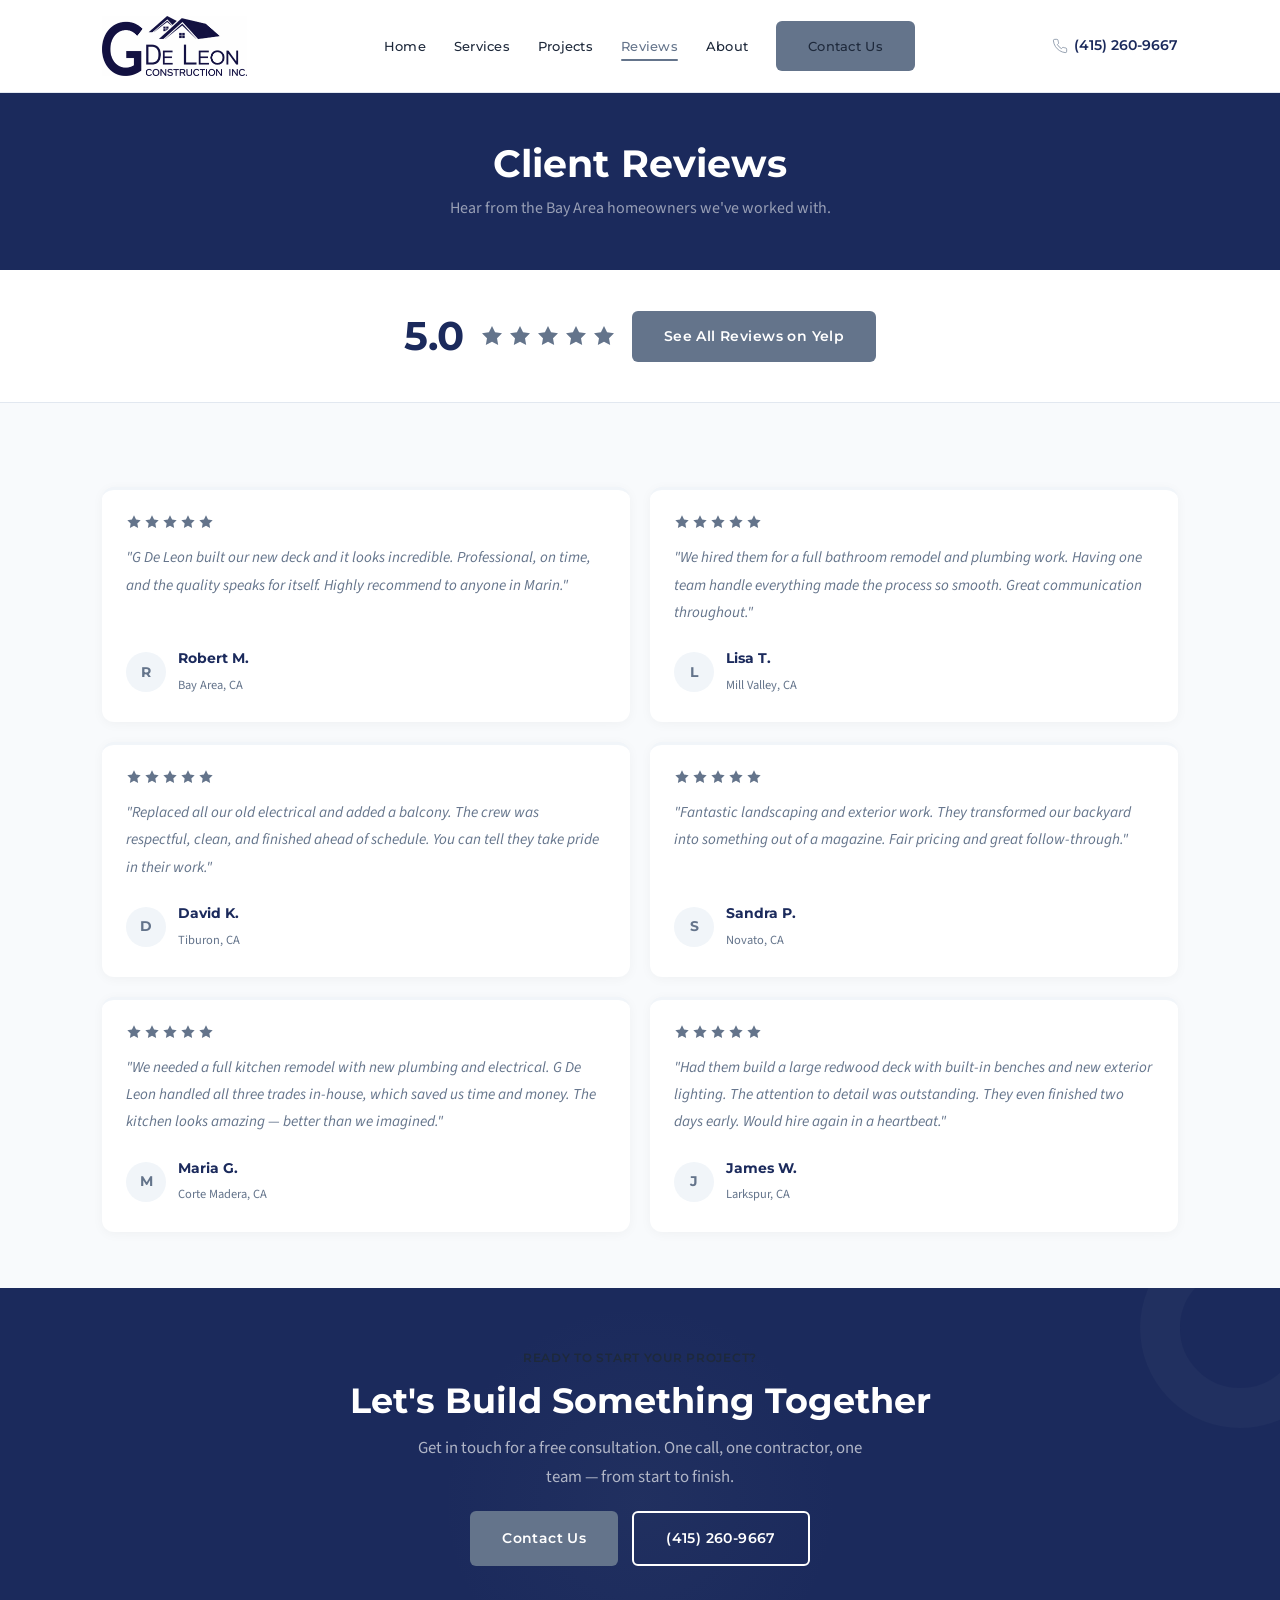
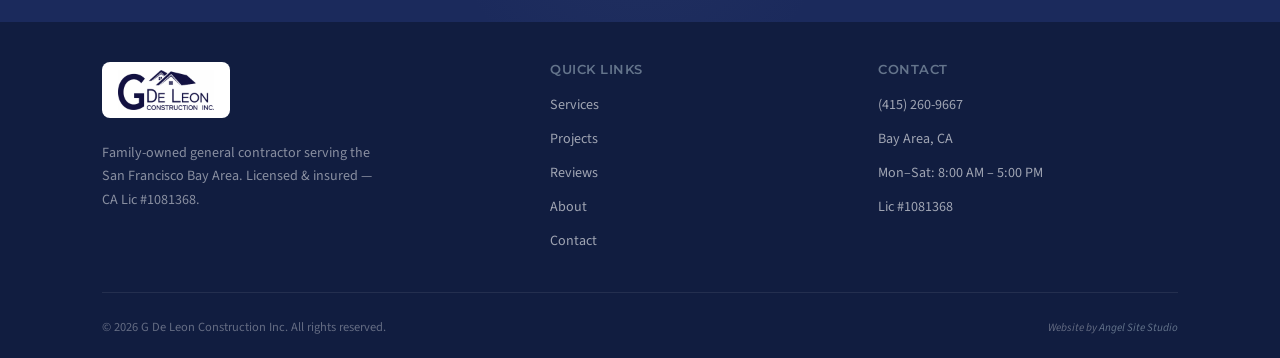
<file: reviews.html>
<!DOCTYPE html>
<html lang="en">
<head>
  <meta charset="UTF-8" />
  <meta name="viewport" content="width=device-width, initial-scale=1.0" />
  <title>Reviews | G De Leon Construction Inc. — Bay Area, CA</title>
  <meta name="description" content="Read 5-star reviews from Bay Area homeowners who trust G De Leon Construction for remodeling, decks, plumbing, and more. Call (415) 260-9667." />
  <link rel="icon" type="image/svg+xml" href="images/favicon.svg">
  <link rel="stylesheet" href="css/styles.css" />
</head>
<body>

  <!-- Header -->
  <header class="site-header">
    <div class="container">
      <div class="header-inner">
        <a href="index.html" class="logo">
          <img src="images/logo.png" alt="G De Leon Construction" />
        </a>
        <nav class="main-nav" aria-label="Main">
          <a href="index.html">Home</a>
          <a href="services.html">Services</a>
          <a href="projects.html">Projects</a>
          <a href="reviews.html" class="active">Reviews</a>
          <a href="about.html">About</a>
          <a href="contact.html" class="btn btn-amber">Contact Us</a>
        </nav>
        <a href="tel:4152609667" class="header-phone">
          <svg viewBox="0 0 24 24" fill="none" stroke="currentColor"><path d="M22 16.92v3a2 2 0 01-2.18 2 19.79 19.79 0 01-8.63-3.07 19.5 19.5 0 01-6-6 19.79 19.79 0 01-3.07-8.67A2 2 0 014.11 2h3a2 2 0 012 1.72 12.84 12.84 0 00.7 2.81 2 2 0 01-.45 2.11L8.09 9.91a16 16 0 006 6l1.27-1.27a2 2 0 012.11-.45 12.84 12.84 0 002.81.7A2 2 0 0122 16.92z"/></svg>
          (415) 260-9667
        </a>
        <button class="nav-toggle" aria-label="Menu">
          <span></span><span></span><span></span>
        </button>
      </div>
    </div>
  </header>

  <!-- Page Hero -->
  <section class="page-hero">
    <div class="container">
      <h1>Client Reviews</h1>
      <p>Hear from the Bay Area homeowners we've worked with.</p>
    </div>
  </section>

  <!-- Rating Strip -->
  <section class="rating-strip">
    <div class="container">
      <div class="rating-inner">
        <div class="rating-score">
          <strong>5.0</strong>
        </div>
        <div class="rating-stars">
          <svg viewBox="0 0 24 24"><polygon points="12 2 15.09 8.26 22 9.27 17 14.14 18.18 21.02 12 17.77 5.82 21.02 7 14.14 2 9.27 8.91 8.26 12 2"/></svg>
          <svg viewBox="0 0 24 24"><polygon points="12 2 15.09 8.26 22 9.27 17 14.14 18.18 21.02 12 17.77 5.82 21.02 7 14.14 2 9.27 8.91 8.26 12 2"/></svg>
          <svg viewBox="0 0 24 24"><polygon points="12 2 15.09 8.26 22 9.27 17 14.14 18.18 21.02 12 17.77 5.82 21.02 7 14.14 2 9.27 8.91 8.26 12 2"/></svg>
          <svg viewBox="0 0 24 24"><polygon points="12 2 15.09 8.26 22 9.27 17 14.14 18.18 21.02 12 17.77 5.82 21.02 7 14.14 2 9.27 8.91 8.26 12 2"/></svg>
          <svg viewBox="0 0 24 24"><polygon points="12 2 15.09 8.26 22 9.27 17 14.14 18.18 21.02 12 17.77 5.82 21.02 7 14.14 2 9.27 8.91 8.26 12 2"/></svg>
        </div>
        <a href="https://www.yelp.com/biz/g-de-leon-construction-san-rafael" target="_blank" class="btn btn-amber">See All Reviews on Yelp</a>
      </div>
    </div>
  </section>

  <!-- Testimonials -->
  <section class="testimonials-section section">
    <div class="container">
      <div class="testimonials-grid">
        <div class="testimonial-card">
          <div class="testimonial-stars">
            <svg viewBox="0 0 24 24"><polygon points="12 2 15.09 8.26 22 9.27 17 14.14 18.18 21.02 12 17.77 5.82 21.02 7 14.14 2 9.27 8.91 8.26 12 2"/></svg>
            <svg viewBox="0 0 24 24"><polygon points="12 2 15.09 8.26 22 9.27 17 14.14 18.18 21.02 12 17.77 5.82 21.02 7 14.14 2 9.27 8.91 8.26 12 2"/></svg>
            <svg viewBox="0 0 24 24"><polygon points="12 2 15.09 8.26 22 9.27 17 14.14 18.18 21.02 12 17.77 5.82 21.02 7 14.14 2 9.27 8.91 8.26 12 2"/></svg>
            <svg viewBox="0 0 24 24"><polygon points="12 2 15.09 8.26 22 9.27 17 14.14 18.18 21.02 12 17.77 5.82 21.02 7 14.14 2 9.27 8.91 8.26 12 2"/></svg>
            <svg viewBox="0 0 24 24"><polygon points="12 2 15.09 8.26 22 9.27 17 14.14 18.18 21.02 12 17.77 5.82 21.02 7 14.14 2 9.27 8.91 8.26 12 2"/></svg>
          </div>
          <p class="testimonial-text">"G De Leon built our new deck and it looks incredible. Professional, on time, and the quality speaks for itself. Highly recommend to anyone in Marin."</p>
          <div class="testimonial-author">
            <div class="testimonial-avatar">R</div>
            <div>
              <strong>Robert M.</strong>
              <span>Bay Area, CA</span>
            </div>
          </div>
        </div>
        <div class="testimonial-card">
          <div class="testimonial-stars">
            <svg viewBox="0 0 24 24"><polygon points="12 2 15.09 8.26 22 9.27 17 14.14 18.18 21.02 12 17.77 5.82 21.02 7 14.14 2 9.27 8.91 8.26 12 2"/></svg>
            <svg viewBox="0 0 24 24"><polygon points="12 2 15.09 8.26 22 9.27 17 14.14 18.18 21.02 12 17.77 5.82 21.02 7 14.14 2 9.27 8.91 8.26 12 2"/></svg>
            <svg viewBox="0 0 24 24"><polygon points="12 2 15.09 8.26 22 9.27 17 14.14 18.18 21.02 12 17.77 5.82 21.02 7 14.14 2 9.27 8.91 8.26 12 2"/></svg>
            <svg viewBox="0 0 24 24"><polygon points="12 2 15.09 8.26 22 9.27 17 14.14 18.18 21.02 12 17.77 5.82 21.02 7 14.14 2 9.27 8.91 8.26 12 2"/></svg>
            <svg viewBox="0 0 24 24"><polygon points="12 2 15.09 8.26 22 9.27 17 14.14 18.18 21.02 12 17.77 5.82 21.02 7 14.14 2 9.27 8.91 8.26 12 2"/></svg>
          </div>
          <p class="testimonial-text">"We hired them for a full bathroom remodel and plumbing work. Having one team handle everything made the process so smooth. Great communication throughout."</p>
          <div class="testimonial-author">
            <div class="testimonial-avatar">L</div>
            <div>
              <strong>Lisa T.</strong>
              <span>Mill Valley, CA</span>
            </div>
          </div>
        </div>
        <div class="testimonial-card">
          <div class="testimonial-stars">
            <svg viewBox="0 0 24 24"><polygon points="12 2 15.09 8.26 22 9.27 17 14.14 18.18 21.02 12 17.77 5.82 21.02 7 14.14 2 9.27 8.91 8.26 12 2"/></svg>
            <svg viewBox="0 0 24 24"><polygon points="12 2 15.09 8.26 22 9.27 17 14.14 18.18 21.02 12 17.77 5.82 21.02 7 14.14 2 9.27 8.91 8.26 12 2"/></svg>
            <svg viewBox="0 0 24 24"><polygon points="12 2 15.09 8.26 22 9.27 17 14.14 18.18 21.02 12 17.77 5.82 21.02 7 14.14 2 9.27 8.91 8.26 12 2"/></svg>
            <svg viewBox="0 0 24 24"><polygon points="12 2 15.09 8.26 22 9.27 17 14.14 18.18 21.02 12 17.77 5.82 21.02 7 14.14 2 9.27 8.91 8.26 12 2"/></svg>
            <svg viewBox="0 0 24 24"><polygon points="12 2 15.09 8.26 22 9.27 17 14.14 18.18 21.02 12 17.77 5.82 21.02 7 14.14 2 9.27 8.91 8.26 12 2"/></svg>
          </div>
          <p class="testimonial-text">"Replaced all our old electrical and added a balcony. The crew was respectful, clean, and finished ahead of schedule. You can tell they take pride in their work."</p>
          <div class="testimonial-author">
            <div class="testimonial-avatar">D</div>
            <div>
              <strong>David K.</strong>
              <span>Tiburon, CA</span>
            </div>
          </div>
        </div>
        <div class="testimonial-card">
          <div class="testimonial-stars">
            <svg viewBox="0 0 24 24"><polygon points="12 2 15.09 8.26 22 9.27 17 14.14 18.18 21.02 12 17.77 5.82 21.02 7 14.14 2 9.27 8.91 8.26 12 2"/></svg>
            <svg viewBox="0 0 24 24"><polygon points="12 2 15.09 8.26 22 9.27 17 14.14 18.18 21.02 12 17.77 5.82 21.02 7 14.14 2 9.27 8.91 8.26 12 2"/></svg>
            <svg viewBox="0 0 24 24"><polygon points="12 2 15.09 8.26 22 9.27 17 14.14 18.18 21.02 12 17.77 5.82 21.02 7 14.14 2 9.27 8.91 8.26 12 2"/></svg>
            <svg viewBox="0 0 24 24"><polygon points="12 2 15.09 8.26 22 9.27 17 14.14 18.18 21.02 12 17.77 5.82 21.02 7 14.14 2 9.27 8.91 8.26 12 2"/></svg>
            <svg viewBox="0 0 24 24"><polygon points="12 2 15.09 8.26 22 9.27 17 14.14 18.18 21.02 12 17.77 5.82 21.02 7 14.14 2 9.27 8.91 8.26 12 2"/></svg>
          </div>
          <p class="testimonial-text">"Fantastic landscaping and exterior work. They transformed our backyard into something out of a magazine. Fair pricing and great follow-through."</p>
          <div class="testimonial-author">
            <div class="testimonial-avatar">S</div>
            <div>
              <strong>Sandra P.</strong>
              <span>Novato, CA</span>
            </div>
          </div>
        </div>
        <div class="testimonial-card">
          <div class="testimonial-stars">
            <svg viewBox="0 0 24 24"><polygon points="12 2 15.09 8.26 22 9.27 17 14.14 18.18 21.02 12 17.77 5.82 21.02 7 14.14 2 9.27 8.91 8.26 12 2"/></svg>
            <svg viewBox="0 0 24 24"><polygon points="12 2 15.09 8.26 22 9.27 17 14.14 18.18 21.02 12 17.77 5.82 21.02 7 14.14 2 9.27 8.91 8.26 12 2"/></svg>
            <svg viewBox="0 0 24 24"><polygon points="12 2 15.09 8.26 22 9.27 17 14.14 18.18 21.02 12 17.77 5.82 21.02 7 14.14 2 9.27 8.91 8.26 12 2"/></svg>
            <svg viewBox="0 0 24 24"><polygon points="12 2 15.09 8.26 22 9.27 17 14.14 18.18 21.02 12 17.77 5.82 21.02 7 14.14 2 9.27 8.91 8.26 12 2"/></svg>
            <svg viewBox="0 0 24 24"><polygon points="12 2 15.09 8.26 22 9.27 17 14.14 18.18 21.02 12 17.77 5.82 21.02 7 14.14 2 9.27 8.91 8.26 12 2"/></svg>
          </div>
          <p class="testimonial-text">"We needed a full kitchen remodel with new plumbing and electrical. G De Leon handled all three trades in-house, which saved us time and money. The kitchen looks amazing — better than we imagined."</p>
          <div class="testimonial-author">
            <div class="testimonial-avatar">M</div>
            <div>
              <strong>Maria G.</strong>
              <span>Corte Madera, CA</span>
            </div>
          </div>
        </div>
        <div class="testimonial-card">
          <div class="testimonial-stars">
            <svg viewBox="0 0 24 24"><polygon points="12 2 15.09 8.26 22 9.27 17 14.14 18.18 21.02 12 17.77 5.82 21.02 7 14.14 2 9.27 8.91 8.26 12 2"/></svg>
            <svg viewBox="0 0 24 24"><polygon points="12 2 15.09 8.26 22 9.27 17 14.14 18.18 21.02 12 17.77 5.82 21.02 7 14.14 2 9.27 8.91 8.26 12 2"/></svg>
            <svg viewBox="0 0 24 24"><polygon points="12 2 15.09 8.26 22 9.27 17 14.14 18.18 21.02 12 17.77 5.82 21.02 7 14.14 2 9.27 8.91 8.26 12 2"/></svg>
            <svg viewBox="0 0 24 24"><polygon points="12 2 15.09 8.26 22 9.27 17 14.14 18.18 21.02 12 17.77 5.82 21.02 7 14.14 2 9.27 8.91 8.26 12 2"/></svg>
            <svg viewBox="0 0 24 24"><polygon points="12 2 15.09 8.26 22 9.27 17 14.14 18.18 21.02 12 17.77 5.82 21.02 7 14.14 2 9.27 8.91 8.26 12 2"/></svg>
          </div>
          <p class="testimonial-text">"Had them build a large redwood deck with built-in benches and new exterior lighting. The attention to detail was outstanding. They even finished two days early. Would hire again in a heartbeat."</p>
          <div class="testimonial-author">
            <div class="testimonial-avatar">J</div>
            <div>
              <strong>James W.</strong>
              <span>Larkspur, CA</span>
            </div>
          </div>
        </div>
      </div>
    </div>
  </section>

  <!-- CTA -->
  <section class="cta-section section">
    <div class="container">
      <div class="cta-inner">
        <span class="label" style="color: var(--amber);">Ready to Start Your Project?</span>
        <h2>Let's Build Something Together</h2>
        <p>Get in touch for a free consultation. One call, one contractor, one team — from start to finish.</p>
        <div class="cta-btns">
          <a href="contact.html" class="btn btn-amber">Contact Us</a>
          <a href="tel:4152609667" class="btn btn-outline-white">(415) 260-9667</a>
        </div>
      </div>
    </div>
  </section>

  <!-- Footer -->
  <footer class="site-footer">
    <div class="container">
      <div class="footer-grid">
        <div class="footer-brand"><div class="footer-logo-wrap">
          <img src="images/logo.png" alt="G De Leon Construction" /></div>
          <p>Family-owned general contractor serving the San Francisco Bay Area. Licensed &amp; insured &mdash; CA Lic #1081368.</p>
        </div>
        <div class="footer-col">
          <h4>Quick Links</h4>
          <a href="services.html">Services</a>
          <a href="projects.html">Projects</a>
          <a href="reviews.html">Reviews</a>
          <a href="about.html">About</a>
          <a href="contact.html">Contact</a>
        </div>
        <div class="footer-col">
          <h4>Contact</h4>
          <a href="tel:4152609667">(415) 260-9667</a>
          <a>Bay Area, CA</a>
          <a>Mon&ndash;Sat: 8:00 AM &ndash; 5:00 PM</a>
          <a>Lic #1081368</a>
        </div>
      </div>
      <div class="footer-bottom">
        <p>&copy; 2026 G De Leon Construction Inc. All rights reserved.</p>
        <p>Website by <a href="https://angelsitestudio.com" target="_blank">Angel Site Studio</a></p>
      </div>
    </div>
  </footer>

  <script src="js/main.js"></script>
</body>
</html>
</file>
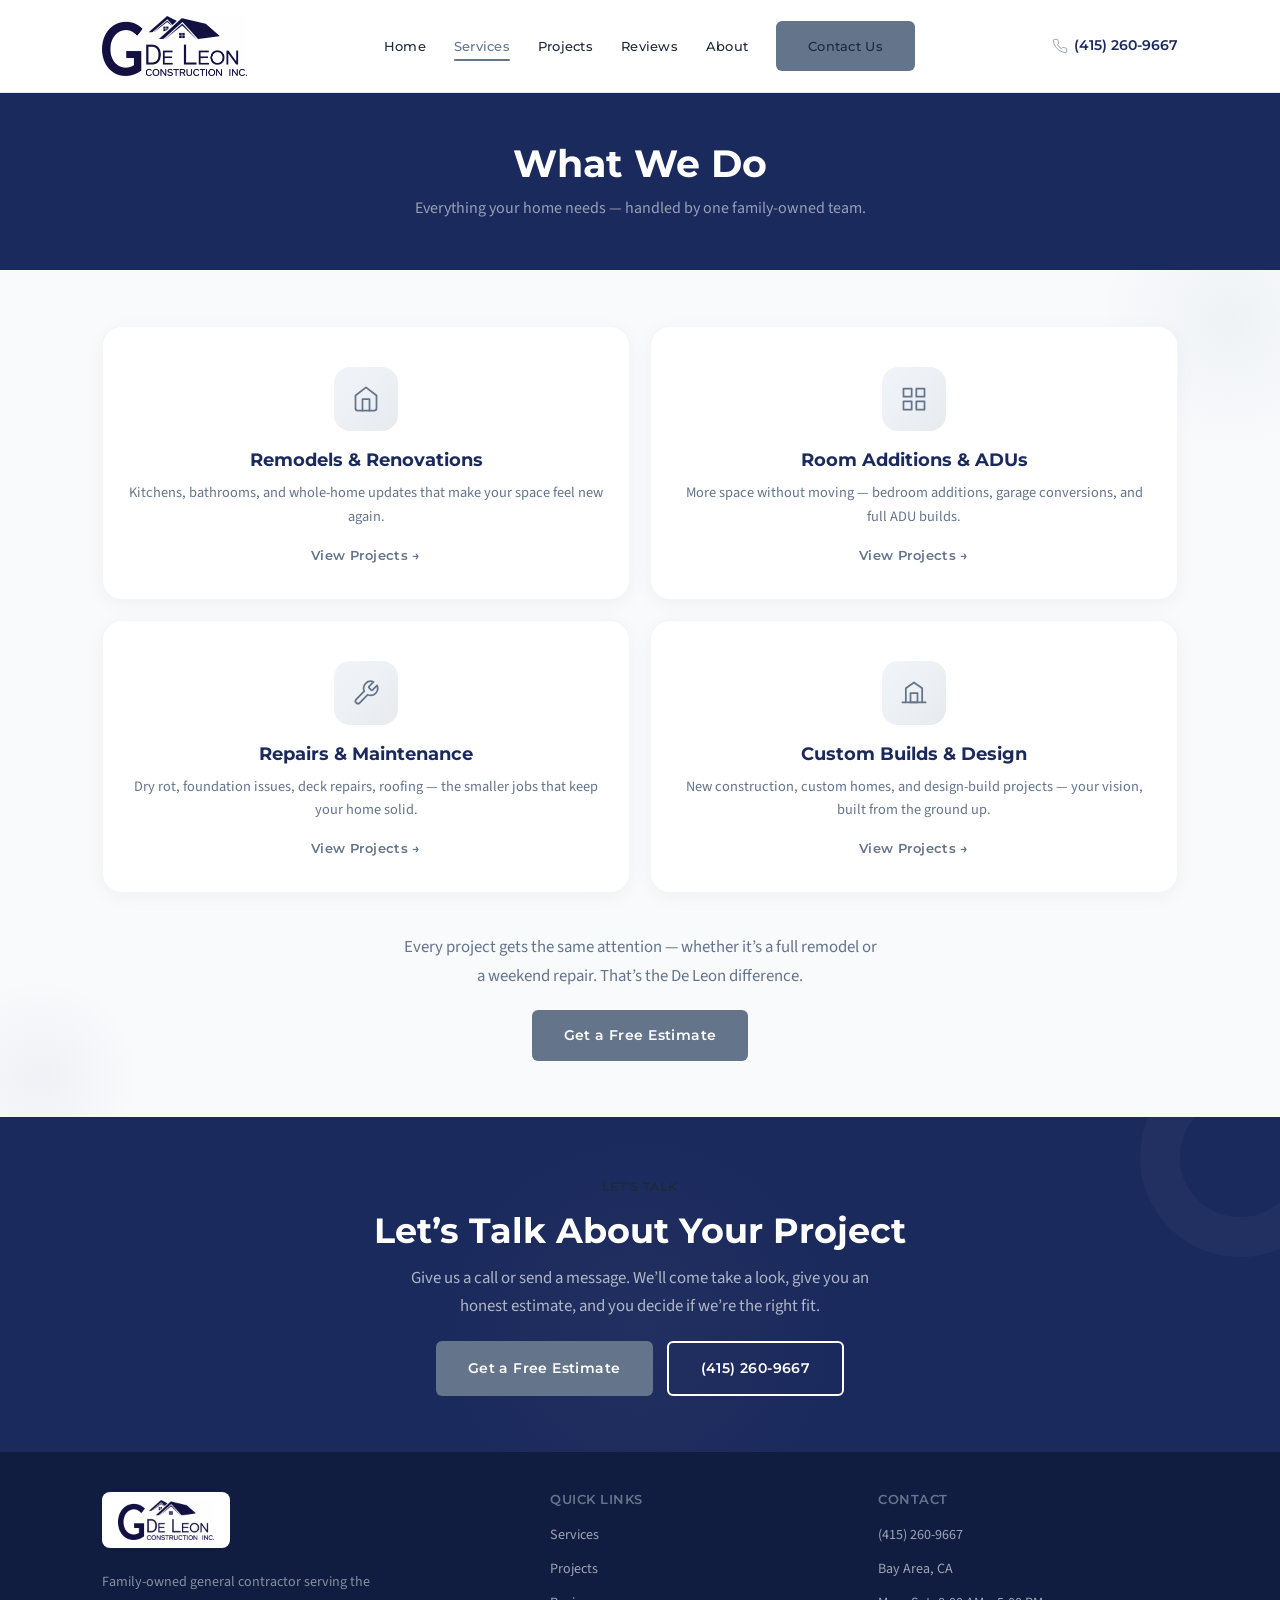
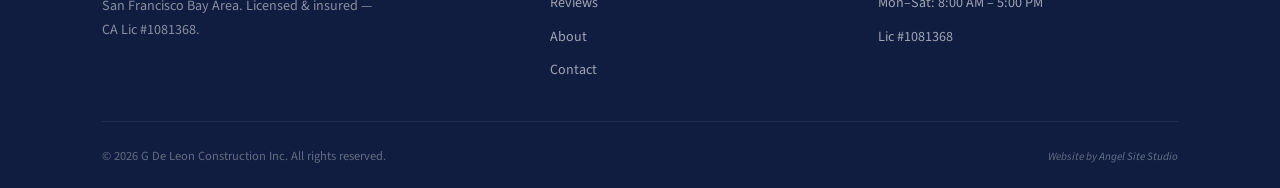
<file: services.html>
<!DOCTYPE html>
<html lang="en">
<head>
  <meta charset="UTF-8" />
  <meta name="viewport" content="width=device-width, initial-scale=1.0" />
  <title>Services | G De Leon Construction Inc. — Bay Area, CA</title>
  <meta name="description" content="G De Leon Construction — remodels, room additions, ADUs, and home repairs. Family-owned Bay Area general contractor. Call (415) 260-9667." />
  <link rel="icon" type="image/svg+xml" href="images/favicon.svg">
  <link rel="stylesheet" href="css/styles.css" />
</head>
<body>

  <!-- Header -->
  <header class="site-header">
    <div class="container">
      <div class="header-inner">
        <a href="index.html" class="logo">
          <img src="images/logo.png" alt="G De Leon Construction" />
        </a>
        <nav class="main-nav" aria-label="Main">
          <a href="index.html">Home</a>
          <a href="services.html" class="active">Services</a>
          <a href="projects.html">Projects</a>
          <a href="reviews.html">Reviews</a>
          <a href="about.html">About</a>
          <a href="contact.html" class="btn btn-amber">Contact Us</a>
        </nav>
        <a href="tel:4152609667" class="header-phone">
          <svg viewBox="0 0 24 24" fill="none" stroke="currentColor"><path d="M22 16.92v3a2 2 0 01-2.18 2 19.79 19.79 0 01-8.63-3.07 19.5 19.5 0 01-6-6 19.79 19.79 0 01-3.07-8.67A2 2 0 014.11 2h3a2 2 0 012 1.72 12.84 12.84 0 00.7 2.81 2 2 0 01-.45 2.11L8.09 9.91a16 16 0 006 6l1.27-1.27a2 2 0 012.11-.45 12.84 12.84 0 002.81.7A2 2 0 0122 16.92z"/></svg>
          (415) 260-9667
        </a>
        <button class="nav-toggle" aria-label="Menu">
          <span></span><span></span><span></span>
        </button>
      </div>
    </div>
  </header>

  <!-- Page Hero -->
  <section class="page-hero">
    <div class="container">
      <h1>What We Do</h1>
      <p>Everything your home needs &mdash; handled by one family-owned team.</p>
    </div>
  </section>

  <!-- Services Bubbles -->
  <section class="services-bubbles section">
    <div class="container">
      <div class="bubbles-grid">

        <a href="projects.html" class="service-bubble">
          <div class="bubble-icon">
            <svg viewBox="0 0 24 24" fill="none" stroke="currentColor" stroke-width="1.5" stroke-linecap="round" stroke-linejoin="round"><path d="M3 9l9-7 9 7v11a2 2 0 01-2 2H5a2 2 0 01-2-2z"/><polyline points="9 22 9 12 15 12 15 22"/></svg>
          </div>
          <h3>Remodels &amp; Renovations</h3>
          <p>Kitchens, bathrooms, and whole-home updates that make your space feel new again.</p>
          <span class="bubble-link">View Projects &rarr;</span>
        </a>

        <a href="projects.html" class="service-bubble">
          <div class="bubble-icon">
            <svg viewBox="0 0 24 24" fill="none" stroke="currentColor" stroke-width="1.5" stroke-linecap="round" stroke-linejoin="round"><rect x="3" y="3" width="7" height="7"/><rect x="14" y="3" width="7" height="7"/><rect x="14" y="14" width="7" height="7"/><rect x="3" y="14" width="7" height="7"/></svg>
          </div>
          <h3>Room Additions &amp; ADUs</h3>
          <p>More space without moving &mdash; bedroom additions, garage conversions, and full ADU builds.</p>
          <span class="bubble-link">View Projects &rarr;</span>
        </a>

        <a href="projects.html" class="service-bubble">
          <div class="bubble-icon">
            <svg viewBox="0 0 24 24" fill="none" stroke="currentColor" stroke-width="1.5" stroke-linecap="round" stroke-linejoin="round"><path d="M14.7 6.3a1 1 0 000 1.4l1.6 1.6a1 1 0 001.4 0l3.77-3.77a6 6 0 01-7.94 7.94l-6.91 6.91a2.12 2.12 0 01-3-3l6.91-6.91a6 6 0 017.94-7.94l-3.76 3.76z"/></svg>
          </div>
          <h3>Repairs &amp; Maintenance</h3>
          <p>Dry rot, foundation issues, deck repairs, roofing &mdash; the smaller jobs that keep your home solid.</p>
          <span class="bubble-link">View Projects &rarr;</span>
        </a>

        <a href="projects.html" class="service-bubble">
          <div class="bubble-icon">
            <svg viewBox="0 0 24 24" fill="none" stroke="currentColor" stroke-width="1.5" stroke-linecap="round" stroke-linejoin="round"><path d="M2 20h20"/><path d="M5 20V8l7-5 7 5v12"/><rect x="9" y="12" width="6" height="8"/></svg>
          </div>
          <h3>Custom Builds &amp; Design</h3>
          <p>New construction, custom homes, and design-build projects &mdash; your vision, built from the ground up.</p>
          <span class="bubble-link">View Projects &rarr;</span>
        </a>

      </div>

      <div class="services-cta text-center" style="margin-top: 40px;">
        <p style="color: var(--text-muted); font-size: 1.05rem; max-width: 480px; margin: 0 auto 20px;">Every project gets the same attention &mdash; whether it&rsquo;s a full remodel or a weekend repair. That&rsquo;s the De Leon difference.</p>
        <a href="contact.html" class="btn btn-amber">Get a Free Estimate</a>
      </div>
    </div>
  </section>

  <!-- CTA -->
  <section class="cta-section section">
    <div class="container">
      <div class="cta-inner">
        <span class="label" style="color: var(--amber);">Let&rsquo;s Talk</span>
        <h2>Let&rsquo;s Talk About Your Project</h2>
        <p>Give us a call or send a message. We&rsquo;ll come take a look, give you an honest estimate, and you decide if we&rsquo;re the right fit.</p>
        <div class="cta-btns">
          <a href="contact.html" class="btn btn-amber">Get a Free Estimate</a>
          <a href="tel:4152609667" class="btn btn-outline-white">(415) 260-9667</a>
        </div>
      </div>
    </div>
  </section>

  <!-- Footer -->
  <footer class="site-footer">
    <div class="container">
      <div class="footer-grid">
        <div class="footer-brand"><div class="footer-logo-wrap">
          <img src="images/logo.png" alt="G De Leon Construction" /></div>
          <p>Family-owned general contractor serving the San Francisco Bay Area. Licensed &amp; insured &mdash; CA Lic #1081368.</p>
        </div>
        <div class="footer-col">
          <h4>Quick Links</h4>
          <a href="services.html">Services</a>
          <a href="projects.html">Projects</a>
          <a href="reviews.html">Reviews</a>
          <a href="about.html">About</a>
          <a href="contact.html">Contact</a>
        </div>
        <div class="footer-col">
          <h4>Contact</h4>
          <a href="tel:4152609667">(415) 260-9667</a>
          <a>Bay Area, CA</a>
          <a>Mon&ndash;Sat: 8:00 AM &ndash; 5:00 PM</a>
          <a>Lic #1081368</a>
        </div>
      </div>
      <div class="footer-bottom">
        <p>&copy; 2026 G De Leon Construction Inc. All rights reserved.</p>
        <p>Website by <a href="https://angelsitestudio.com" target="_blank">Angel Site Studio</a></p>
      </div>
    </div>
  </footer>

  <script src="js/main.js"></script>
</body>
</html>
</file>
<file: css/styles.css>
/* ============================================================
   G De Leon Construction Inc. — Website Styles
   ============================================================ */

@import url('https://fonts.googleapis.com/css2?family=Montserrat:wght@400;500;600;700;800&family=Source+Sans+3:wght@300;400;500;600&display=swap');

/* ---------- Variables ---------- */
:root {
  --navy:        #1B2A5C;
  --navy-dark:   #111D40;
  --accent:       #64748B;
  --accent-light: #F1F5F9;
  --accent-hover: #475569;
  --white:       #FFFFFF;
  --off-white:   #F8FAFC;
  --text:        #1E293B;
  --text-muted:  #64748B;
  --border:      #E2E8F0;
  --max-w:       1140px;
  --header-h:    93px;
  --transition:  0.3s ease;
  --heading:     'Montserrat', sans-serif;
  --body:        'Source Sans 3', sans-serif;
}

/* ---------- Reset ---------- */
*, *::before, *::after { box-sizing: border-box; margin: 0; padding: 0; }
html { scroll-behavior: smooth; font-size: 16px; }
body {
  font-family: var(--body);
  background: var(--white);
  color: var(--text);
  line-height: 1.7;
  -webkit-font-smoothing: antialiased;
}
img { max-width: 100%; height: auto; display: block; }
a { color: inherit; text-decoration: none; }
ul { list-style: none; }
button { cursor: pointer; border: none; background: none; font-family: inherit; }

/* ---------- Utilities ---------- */
.container {
  max-width: var(--max-w);
  margin: 0 auto;
  padding: 0 32px;
}

.section { padding: 56px 0; }
.section-sm { padding: 40px 0; }
.text-center { text-align: center; }

.label {
  display: inline-block;
  font-family: var(--heading);
  font-size: 0.75rem;
  font-weight: 600;
  letter-spacing: 0.06em;
  text-transform: uppercase;
  color: var(--accent);
  margin-bottom: 12px;
}

h1, h2, h3, h4 {
  font-family: var(--heading);
  font-weight: 700;
  line-height: 1.2;
  color: var(--navy);
}

.section-heading {
  font-size: clamp(1.8rem, 3vw, 2.5rem);
  margin-bottom: 16px;
}

.section-sub {
  font-size: 1.05rem;
  color: var(--text-muted);
  max-width: 520px;
  line-height: 1.75;
}

/* ---------- Buttons ---------- */
.btn {
  display: inline-flex;
  align-items: center;
  justify-content: center;
  padding: 14px 32px;
  font-family: var(--heading);
  font-size: 0.85rem;
  font-weight: 600;
  letter-spacing: 0.03em;
  border-radius: 6px;
  transition: all var(--transition);
  text-decoration: none;
}

.btn-amber {
  background: var(--accent);
  color: var(--white);
}
.btn-amber:hover {
  background: var(--accent-hover);
  transform: translateY(-1px);
}

.btn-outline {
  border: 2px solid var(--navy);
  color: var(--navy);
  background: transparent;
}
.btn-outline:hover {
  background: var(--navy);
  color: var(--white);
}

.btn-outline-white {
  border: 2px solid var(--white);
  color: var(--white);
  background: transparent;
}
.btn-outline-white:hover {
  background: var(--white);
  color: var(--navy);
}

.btn-white {
  background: var(--white);
  color: var(--navy);
}
.btn-white:hover {
  background: var(--navy);
  color: var(--white);
}

.btn-amber-outline {
  border: 2px solid var(--accent);
  color: var(--accent);
  background: transparent;
}
.btn-amber-outline:hover {
  background: var(--accent);
  color: var(--white);
}

/* ---------- Header ---------- */
.site-header {
  position: fixed;
  top: 0;
  left: 0;
  right: 0;
  padding: 16px 0;
  background: var(--white);
  border-bottom: 1px solid var(--border);
  z-index: 1000;
  transition: box-shadow var(--transition);
}
.site-header.scrolled {
  box-shadow: 0 2px 20px rgba(0,0,0,0.06);
}

.header-inner {
  display: flex;
  align-items: center;
  justify-content: space-between;
}

.logo {
  display: flex;
  align-items: center;
  flex-shrink: 0;
}
.logo img {
  height: 60px;
  width: auto;
  object-fit: contain;
}

.main-nav {
  display: flex;
  align-items: center;
  gap: 28px;
}
.main-nav a {
  font-family: var(--heading);
  font-size: 0.82rem;
  font-weight: 500;
  color: var(--text);
  letter-spacing: 0.02em;
  transition: color var(--transition);
  position: relative;
}
.main-nav a:hover,
.main-nav a.active {
  color: var(--accent);
}
.main-nav a.active::after {
  content: '';
  position: absolute;
  bottom: -4px;
  left: 0;
  right: 0;
  height: 2px;
  background: var(--accent);
  border-radius: 1px;
}

.header-phone {
  font-family: var(--heading);
  font-size: 0.85rem;
  font-weight: 600;
  color: var(--navy);
  display: flex;
  align-items: center;
  gap: 6px;
}
.header-phone svg {
  width: 16px;
  height: 16px;
  stroke: var(--accent);
}

/* Mobile Nav Toggle */
.nav-toggle {
  display: none;
  flex-direction: column;
  gap: 5px;
  padding: 4px;
}
.nav-toggle span {
  display: block;
  width: 24px;
  height: 2px;
  background: var(--navy);
  transition: all var(--transition);
}

/* ---------- Hero (Full-Screen Background) ---------- */
.hero {
  padding-top: var(--header-h);
  min-height: 85vh;
  display: flex;
  align-items: center;
  justify-content: center;
  position: relative;
  overflow: hidden;
}
.hero-bg {
  position: absolute;
  inset: 0;
  background-image: url('../images/01-kitchen-remodel-modern.jpg');
  background-size: cover;
  background-position: center;
}
.hero-overlay {
  position: absolute;
  inset: 0;
  background: linear-gradient(to bottom,
    rgba(27,42,92,0.55) 0%,
    rgba(27,42,92,0.4) 50%,
    rgba(27,42,92,0.7) 100%
  );
}

.hero-content {
  position: relative;
  z-index: 1;
  text-align: center;
  max-width: 640px;
  padding-top: 24px;
}
.hero-content .label {
  color: rgba(255,255,255,0.7);
  letter-spacing: 0.14em;
  margin-bottom: 20px;
  font-size: 0.85rem;
}
.hero-content h1 {
  font-size: clamp(2.5rem, 5vw, 3.8rem);
  font-weight: 800;
  line-height: 1.1;
  margin-bottom: 16px;
  color: var(--white);
}
.hero-content p {
  font-size: 1.2rem;
  color: rgba(255,255,255,0.8);
  line-height: 1.7;
  max-width: 560px;
  margin: 0 auto 32px;
}
.hero-btns {
  display: flex;
  gap: 14px;
  justify-content: center;
  flex-wrap: wrap;
}

/* ---------- Stats Strip ---------- */
.stats {
  background: var(--white);
  border-bottom: 1px solid var(--border);
}

.stats-grid {
  display: grid;
  grid-template-columns: repeat(4, 1fr);
  gap: 16px;
  padding: 28px 0;
}

.stat-item {
  display: flex;
  align-items: center;
  gap: 14px;
}
.stat-icon {
  width: 44px;
  height: 44px;
  background: var(--accent-light);
  border-radius: 10px;
  display: flex;
  align-items: center;
  justify-content: center;
  flex-shrink: 0;
}
.stat-icon svg {
  width: 20px;
  height: 20px;
  stroke: var(--accent);
  fill: none;
  stroke-width: 2;
  stroke-linecap: round;
  stroke-linejoin: round;
}
.stat-text strong {
  display: block;
  font-family: var(--heading);
  font-size: 1.05rem;
  font-weight: 700;
  color: var(--navy);
}
.stat-text span {
  font-size: 0.88rem;
  color: var(--text-muted);
}

/* ---------- Services Grid ---------- */
.services-section {
  background: var(--off-white);
  position: relative;
  overflow: hidden;
}

.services-grid {
  display: grid;
  grid-template-columns: repeat(2, 1fr);
  gap: 1.25rem;
  margin-top: 28px;
}

.service-card {
  background: var(--white);
  border-radius: 12px;
  padding: 1.5rem;
  box-shadow: 0 2px 12px rgba(0,0,0,0.04);
  transition: transform var(--transition), box-shadow var(--transition);
}
.service-card:hover {
  transform: translateY(-4px);
  box-shadow: 0 12px 32px rgba(0,0,0,0.08);
}

.service-icon {
  width: 48px;
  height: 48px;
  background: var(--accent-light);
  border-radius: 10px;
  display: flex;
  align-items: center;
  justify-content: center;
  margin-bottom: 16px;
}
.service-icon svg {
  width: 22px;
  height: 22px;
  stroke: var(--accent);
  fill: none;
  stroke-width: 2;
  stroke-linecap: round;
  stroke-linejoin: round;
}

.service-card h3 {
  font-size: 1.15rem;
  font-weight: 600;
  margin-bottom: 10px;
}
.service-card p {
  font-size: 0.9rem;
  color: var(--text-muted);
  line-height: 1.7;
}

/* ---------- About Split ---------- */
.about-split {
  background: var(--white);
}

.split-grid {
  display: grid;
  grid-template-columns: 1fr 1fr;
  gap: 48px;
  align-items: center;
}

.split-image {
  border-radius: 12px;
  overflow: hidden;
  aspect-ratio: 4/3;
}
.split-image img {
  width: 100%;
  height: 100%;
  object-fit: cover;
}

.split-content h2 {
  font-size: clamp(1.6rem, 2.5vw, 2.2rem);
  margin-bottom: 16px;
}
.split-content p {
  font-size: 1rem;
  color: var(--text-muted);
  line-height: 1.8;
  margin-bottom: 16px;
}

.values-list {
  margin-top: 20px;
  display: flex;
  flex-direction: column;
  gap: 12px;
}
.values-list li {
  display: flex;
  align-items: center;
  gap: 10px;
  font-weight: 500;
  color: var(--navy);
}
.values-list li svg {
  width: 18px;
  height: 18px;
  stroke: var(--accent);
  flex-shrink: 0;
}

/* ---------- Testimonials ---------- */
.testimonials-section {
  background: var(--off-white);
}

.testimonials-grid {
  display: grid;
  grid-template-columns: repeat(2, 1fr);
  gap: 1.25rem;
  margin-top: 28px;
}

.testimonial-card {
  background: var(--white);
  border-radius: 12px;
  padding: 1.5rem;
  box-shadow: 0 2px 12px rgba(0,0,0,0.04);
  display: flex;
  flex-direction: column;
}

.testimonial-stars {
  display: flex;
  gap: 2px;
  margin-bottom: 14px;
}
.testimonial-stars svg {
  width: 16px;
  height: 16px;
  fill: var(--accent);
}

.testimonial-text {
  font-size: 0.95rem;
  color: var(--text-muted);
  line-height: 1.8;
  font-style: italic;
  margin-bottom: 20px;
  flex: 1;
}

.testimonial-author {
  display: flex;
  align-items: center;
  gap: 12px;
}
.testimonial-avatar {
  width: 40px;
  height: 40px;
  border-radius: 50%;
  background: var(--accent-light);
  display: flex;
  align-items: center;
  justify-content: center;
  font-family: var(--heading);
  font-weight: 700;
  font-size: 0.85rem;
  color: var(--accent);
}
.testimonial-author strong {
  display: block;
  font-family: var(--heading);
  font-size: 0.9rem;
  color: var(--navy);
}
.testimonial-author span {
  font-size: 0.78rem;
  color: var(--text-muted);
}

/* ---------- CTA Section ---------- */
.cta-section {
  background: var(--navy);
  position: relative;
  overflow: hidden;
}
.cta-section::before {
  content: '';
  position: absolute;
  top: -60px;
  right: -60px;
  width: 200px;
  height: 200px;
  border: 40px solid rgba(100,116,139,0.08);
  border-radius: 50%;
}
.cta-inner {
  text-align: center;
  position: relative;
  z-index: 1;
}
.cta-section h2 {
  color: var(--white);
  font-size: clamp(1.6rem, 3vw, 2.2rem);
  margin-bottom: 12px;
}
.cta-section p {
  color: rgba(255,255,255,0.65);
  font-size: 1.05rem;
  margin-bottom: 20px;
  max-width: 480px;
  margin-left: auto;
  margin-right: auto;
}
.cta-btns {
  display: flex;
  gap: 14px;
  justify-content: center;
  flex-wrap: wrap;
}

/* ---------- Footer ---------- */
.site-footer {
  background: var(--navy-dark);
  padding: 40px 0 20px;
}

.footer-grid {
  display: grid;
  grid-template-columns: 1.4fr 1fr 1fr;
  gap: 28px;
  margin-bottom: 28px;
}

.footer-logo-wrap {
  display: inline-block;
  background: #fff;
  border-radius: 8px;
  padding: 8px 16px;
  margin-bottom: 14px;
}
.footer-brand img {
  height: 40px;
  width: auto;
  object-fit: contain;
}
.footer-brand p {
  font-size: 0.88rem;
  color: rgba(255,255,255,0.5);
  line-height: 1.7;
  max-width: 280px;
}

.footer-col h4 {
  font-size: 0.82rem;
  font-weight: 600;
  color: var(--accent);
  letter-spacing: 0.04em;
  text-transform: uppercase;
  margin-bottom: 16px;
}
.footer-col a {
  display: block;
  font-size: 0.88rem;
  color: rgba(255,255,255,0.6);
  margin-bottom: 10px;
  transition: color var(--transition);
}
.footer-col a:hover {
  color: var(--white);
}

.footer-bottom {
  border-top: 1px solid rgba(255,255,255,0.08);
  padding-top: 24px;
  display: flex;
  justify-content: space-between;
  align-items: center;
}
.footer-bottom p {
  font-size: 0.78rem;
  color: rgba(255,255,255,0.35);
}
.footer-bottom a {
  color: var(--accent);
}
.footer-bottom p:last-child {
  font-style: italic;
  font-size: 0.7rem;
}

/* ---------- Page Hero (inner pages) ---------- */
.page-hero {
  padding-top: calc(var(--header-h) + 48px);
  padding-bottom: 48px;
  background: var(--navy);
  text-align: center;
}
.page-hero h1 {
  color: var(--white);
  font-size: clamp(1.8rem, 3vw, 2.5rem);
  margin-bottom: 8px;
}
.page-hero p {
  color: rgba(255,255,255,0.55);
  font-size: 1rem;
}

/* ---------- Service Detail Sections ---------- */
.service-detail {
  border-bottom: 1px solid var(--border);
}
.service-detail:last-child {
  border-bottom: none;
}
.service-detail:nth-child(even) .split-grid {
  direction: rtl;
}
.service-detail:nth-child(even) .split-grid > * {
  direction: ltr;
}
.service-detail .split-content h3 {
  font-size: 1.4rem;
  margin-bottom: 12px;
}
.service-detail .feature-list {
  margin-top: 16px;
  display: flex;
  flex-direction: column;
  gap: 8px;
}
.service-detail .feature-list li {
  display: flex;
  align-items: center;
  gap: 8px;
  font-size: 0.92rem;
  color: var(--text-muted);
}
.service-detail .feature-list li::before {
  content: '';
  width: 6px;
  height: 6px;
  border-radius: 50%;
  background: var(--accent);
  flex-shrink: 0;
}

/* ---------- Services Bubbles ---------- */
.services-bubbles {
  background: var(--off-white);
  position: relative;
  overflow: hidden;
}
.services-bubbles::before {
  content: '';
  position: absolute;
  top: -80px;
  right: -80px;
  width: 260px;
  height: 260px;
  background: radial-gradient(circle, rgba(100,116,139,0.06) 0%, transparent 70%);
  border-radius: 50%;
  pointer-events: none;
}
.services-bubbles::after {
  content: '';
  position: absolute;
  bottom: -60px;
  left: -60px;
  width: 200px;
  height: 200px;
  background: radial-gradient(circle, rgba(27,42,92,0.04) 0%, transparent 70%);
  border-radius: 50%;
  pointer-events: none;
}

.bubbles-grid {
  display: grid;
  grid-template-columns: repeat(2, 1fr);
  gap: 1.25rem;
}

.service-bubble {
  display: flex;
  flex-direction: column;
  align-items: center;
  text-align: center;
  background: var(--white);
  border-radius: 20px;
  padding: 2.5rem 1.5rem 2rem;
  box-shadow: 0 4px 20px rgba(0,0,0,0.04);
  border: 1px solid rgba(0,0,0,0.04);
  transition: transform var(--transition), box-shadow var(--transition);
  text-decoration: none;
  color: inherit;
  position: relative;
  overflow: hidden;
}
.service-bubble::before {
  content: '';
  position: absolute;
  top: 0;
  left: 0;
  right: 0;
  height: 3px;
  background: linear-gradient(90deg, var(--accent), var(--accent-light));
  opacity: 0;
  transition: opacity var(--transition);
}
.service-bubble:hover {
  transform: translateY(-6px);
  box-shadow: 0 16px 40px rgba(0,0,0,0.1);
}
.service-bubble:hover::before {
  opacity: 1;
}

.bubble-icon {
  width: 64px;
  height: 64px;
  background: linear-gradient(135deg, var(--accent-light), rgba(100,116,139,0.15));
  border-radius: 16px;
  display: flex;
  align-items: center;
  justify-content: center;
  margin-bottom: 18px;
}
.bubble-icon svg {
  width: 28px;
  height: 28px;
  stroke: var(--accent);
}

.service-bubble h3 {
  font-family: var(--heading);
  font-size: 1.15rem;
  font-weight: 700;
  color: var(--navy);
  margin-bottom: 10px;
}
.service-bubble p {
  font-size: 0.9rem;
  color: var(--text-muted);
  line-height: 1.65;
  margin-bottom: 16px;
  flex: 1;
}
.bubble-link {
  font-family: var(--heading);
  font-size: 0.8rem;
  font-weight: 600;
  color: var(--accent);
  letter-spacing: 0.03em;
}
.service-bubble:hover .bubble-link {
  color: var(--accent-hover);
}

/* ---------- Visual Accents ---------- */
.testimonial-card {
  border-top: 3px solid var(--accent-light);
}
.testimonial-card:hover {
  border-top-color: var(--accent);
}

.services-section {
  position: relative;
  overflow: hidden;
}
.services-section::before {
  content: '';
  position: absolute;
  top: -100px;
  left: -100px;
  width: 300px;
  height: 300px;
  background: radial-gradient(circle, rgba(100,116,139,0.05) 0%, transparent 70%);
  border-radius: 50%;
  pointer-events: none;
}

.cta-section::after {
  content: '';
  position: absolute;
  bottom: -80px;
  left: 50%;
  transform: translateX(-50%);
  width: 400px;
  height: 400px;
  background: radial-gradient(circle, rgba(100,116,139,0.08) 0%, transparent 70%);
  border-radius: 50%;
  pointer-events: none;
}

.stat-icon {
  box-shadow: 0 0 20px rgba(100,116,139,0.1);
}

/* ---------- Gallery ---------- */
.gallery-section {
  background: var(--off-white);
}

.gallery-filters {
  display: flex;
  gap: 10px;
  justify-content: center;
  flex-wrap: wrap;
  margin-bottom: 32px;
}
.filter-btn {
  padding: 8px 20px;
  font-family: var(--heading);
  font-size: 0.8rem;
  font-weight: 500;
  border-radius: 6px;
  border: 1px solid var(--border);
  color: var(--text-muted);
  background: var(--white);
  transition: all var(--transition);
}
.filter-btn:hover,
.filter-btn.active {
  background: var(--accent);
  color: var(--white);
  border-color: var(--accent);
}

.gallery-grid {
  display: grid;
  grid-template-columns: repeat(2, 1fr);
  gap: 1.25rem;
}

.gallery-card {
  border-radius: 12px;
  overflow: hidden;
  background: var(--white);
  box-shadow: 0 2px 12px rgba(0,0,0,0.04);
  transition: transform var(--transition), box-shadow var(--transition);
}
.gallery-card:hover {
  transform: translateY(-3px);
  box-shadow: 0 12px 32px rgba(0,0,0,0.08);
}
.gallery-card img {
  width: 100%;
  aspect-ratio: 16/10;
  object-fit: cover;
}
.gallery-caption {
  padding: 10px 14px;
}
.gallery-caption h4 {
  font-size: 0.95rem;
  font-weight: 600;
  margin-bottom: 2px;
}
.gallery-caption span {
  font-size: 0.8rem;
  color: var(--text-muted);
}

/* ---------- Reviews Page ---------- */
.rating-strip {
  background: var(--white);
  border-bottom: 1px solid var(--border);
  padding: 32px 0;
}
.rating-inner {
  display: flex;
  align-items: center;
  justify-content: center;
  gap: 16px;
  flex-wrap: wrap;
}
.rating-score {
  font-family: var(--heading);
  font-size: 2.5rem;
  font-weight: 800;
  color: var(--navy);
}
.rating-stars {
  display: flex;
  gap: 4px;
}
.rating-stars svg {
  width: 24px;
  height: 24px;
  fill: var(--accent);
}
.rating-label {
  font-size: 0.9rem;
  color: var(--text-muted);
}

/* ---------- Contact Page ---------- */
.contact-section {
  background: var(--off-white);
}

.contact-grid {
  display: grid;
  grid-template-columns: 1fr 1.4fr;
  gap: 40px;
  align-items: start;
}

.contact-info-clean h2 {
  font-size: clamp(1.6rem, 2.5vw, 2.2rem);
  margin-bottom: 12px;
}
.contact-info-clean > p {
  font-size: 0.95rem;
  color: var(--text-muted);
  line-height: 1.8;
  margin-bottom: 28px;
}

.contact-detail-row {
  display: flex;
  align-items: center;
  gap: 16px;
  padding: 14px 0;
  border-bottom: 1px solid var(--border);
}
.contact-detail-row:first-of-type {
  border-top: 1px solid var(--border);
}
.contact-label {
  font-family: var(--heading);
  font-size: 0.7rem;
  font-weight: 600;
  letter-spacing: 0.12em;
  text-transform: uppercase;
  color: var(--accent);
  width: 80px;
  flex-shrink: 0;
}
.contact-value {
  font-size: 0.95rem;
  color: var(--text);
}
.contact-value a {
  color: var(--text);
  transition: color var(--transition);
}
.contact-value a:hover {
  color: var(--navy);
}

.contact-info {
  padding: 1.5rem;
  background: var(--navy);
  border-radius: 12px;
  color: var(--white);
}
.contact-info h3 {
  color: var(--white);
  font-size: 1.3rem;
  margin-bottom: 20px;
}
.contact-detail {
  display: flex;
  align-items: flex-start;
  gap: 12px;
  margin-bottom: 20px;
}
.contact-detail svg {
  width: 20px;
  height: 20px;
  stroke: var(--accent);
  flex-shrink: 0;
  margin-top: 2px;
}
.contact-detail strong {
  display: block;
  font-size: 0.88rem;
  margin-bottom: 2px;
}
.contact-detail span, .contact-detail a {
  font-size: 0.88rem;
  color: rgba(255,255,255,0.65);
}
.contact-detail a:hover {
  color: var(--white);
}

.contact-form {
  background: var(--white);
  border-radius: 12px;
  padding: 1.5rem;
  box-shadow: 0 2px 12px rgba(0,0,0,0.04);
}
.contact-form h3 {
  font-size: 1.2rem;
  margin-bottom: 20px;
}

.form-group {
  margin-bottom: 16px;
}
.form-group label {
  display: block;
  font-family: var(--heading);
  font-size: 0.82rem;
  font-weight: 500;
  color: var(--navy);
  margin-bottom: 6px;
}
.form-group input,
.form-group select,
.form-group textarea {
  width: 100%;
  padding: 12px 16px;
  border: 1px solid var(--border);
  border-radius: 6px;
  font-family: var(--body);
  font-size: 0.95rem;
  color: var(--text);
  transition: border-color var(--transition);
}
.form-group input:focus,
.form-group select:focus,
.form-group textarea:focus {
  outline: none;
  border-color: var(--accent);
}
.form-group textarea {
  resize: vertical;
  min-height: 120px;
}
.form-row {
  display: grid;
  grid-template-columns: 1fr 1fr;
  gap: 16px;
}

/* ---------- About Page ---------- */
.about-hero-content {
  max-width: 640px;
  margin: 0 auto;
}

.values-grid {
  display: grid;
  grid-template-columns: repeat(2, 1fr);
  gap: 1.25rem;
  margin-top: 28px;
}
.value-card {
  background: var(--white);
  border-radius: 12px;
  padding: 1.5rem;
  text-align: center;
  box-shadow: 0 2px 12px rgba(0,0,0,0.04);
}
.value-card h3 {
  font-size: 1.05rem;
  margin-bottom: 10px;
}
.value-card p {
  font-size: 0.88rem;
  color: var(--text-muted);
  line-height: 1.7;
}
.value-icon {
  width: 52px;
  height: 52px;
  background: var(--accent-light);
  border-radius: 12px;
  display: flex;
  align-items: center;
  justify-content: center;
  margin: 0 auto 14px;
}
.value-icon svg {
  width: 24px;
  height: 24px;
  stroke: var(--accent);
  fill: none;
  stroke-width: 2;
}

.service-areas {
  display: flex;
  flex-wrap: wrap;
  gap: 8px;
  margin-top: 16px;
}
.area-tag {
  padding: 6px 14px;
  background: var(--accent-light);
  border-radius: 20px;
  font-size: 0.82rem;
  font-weight: 500;
  color: var(--navy);
}

/* ---------- Responsive ---------- */
@media (max-width: 1024px) {
  .hero-grid { grid-template-columns: 1fr; gap: 32px; }
  .hero-image { max-height: 400px; aspect-ratio: 16/10; }
  .hero-content { padding: 32px 0 0; }
  .stats-grid { grid-template-columns: repeat(2, 1fr); }
  .services-grid { grid-template-columns: repeat(2, 1fr); }
  .split-grid { grid-template-columns: 1fr; gap: 32px; }
  .service-detail:nth-child(even) .split-grid { direction: ltr; }
  .footer-grid { grid-template-columns: 1fr 1fr; }
  .gallery-grid { grid-template-columns: repeat(2, 1fr); }
  .contact-grid { grid-template-columns: 1fr; }
  .values-grid { grid-template-columns: repeat(2, 1fr); }
  .bubbles-grid { grid-template-columns: repeat(2, 1fr); }

  .main-nav { gap: 18px; }
  .main-nav a { font-size: 0.78rem; }
  .logo img { height: 48px; }
  .container { padding: 0 24px; }
}

@media (max-width: 768px) {
  :root { --header-h: 72px; }

  .site-header { padding: 12px 0; }
  .logo img { height: 42px; }

  .main-nav {
    position: fixed;
    top: var(--header-h);
    left: 0;
    right: 0;
    bottom: 0;
    background: var(--white);
    flex-direction: column;
    justify-content: center;
    align-items: center;
    gap: 20px;
    opacity: 0;
    pointer-events: none;
    transition: opacity var(--transition);
    z-index: 999;
  }
  .main-nav.open {
    opacity: 1;
    pointer-events: all;
  }
  .main-nav a {
    font-size: 1.1rem;
  }

  .nav-toggle { display: flex; }
  .header-phone { display: none; }

  /* Hero */
  .hero { min-height: 75vh; padding-top: var(--header-h); }
  .hero-content { padding: 20px 0; }
  .hero-content .label {
    font-size: 0.65rem;
    letter-spacing: 0.08em;
    margin-bottom: 16px;
    background: rgba(0,0,0,0.3);
    display: inline-block;
    padding: 6px 14px;
    border-radius: 20px;
    color: rgba(255,255,255,0.9);
  }
  .hero-content h1 { font-size: 2rem; line-height: 1.15; margin-bottom: 14px; }
  .hero-content p { font-size: 0.9rem; line-height: 1.55; margin-bottom: 24px; padding: 0 16px; }
  .hero-btns { flex-direction: column; align-items: center; gap: 10px; }
  .hero-btns .btn { width: 240px; padding: 13px 24px; font-size: 0.82rem; text-align: center; }

  /* Stats */
  .stats-grid { grid-template-columns: 1fr; gap: 0; padding: 24px 0; }
  .stat-item {
    gap: 14px;
    justify-content: flex-start;
    padding: 14px 0;
    border-bottom: 1px solid var(--border);
  }
  .stat-item:last-child { border-bottom: none; }
  .stat-icon { width: 38px; height: 38px; }
  .stat-icon svg { width: 17px; height: 17px; }
  .stat-text strong { font-size: 0.88rem; white-space: nowrap; }
  .stat-text span { font-size: 0.78rem; line-height: 1.4; }

  /* Sections */
  .section { padding: 40px 0; }
  .section-sm { padding: 28px 0; }
  .container { padding: 0 20px; }

  /* Section headings */
  .section-label { font-size: 0.72rem; }
  .section-title { font-size: 1.6rem; }
  .section-sub { font-size: 0.9rem; }

  /* Grids to single column */
  .services-grid { grid-template-columns: 1fr; }
  .bubbles-grid { grid-template-columns: 1fr; }
  .testimonials-grid { grid-template-columns: 1fr; }
  .gallery-grid { grid-template-columns: 1fr; }
  .footer-grid { grid-template-columns: 1fr; gap: 24px; }
  .values-grid { grid-template-columns: 1fr; }
  .form-row { grid-template-columns: 1fr; }

  /* Service cards */
  .service-card { padding: 1.25rem; }
  .service-card h3 { font-size: 1rem; }
  .service-card p { font-size: 0.85rem; }

  /* Service bubbles */
  .service-bubble { padding: 1.25rem; }
  .bubble-icon { width: 52px; height: 52px; margin-bottom: 12px; }
  .service-bubble h3 { font-size: 1rem; }
  .service-bubble p { font-size: 0.85rem; }

  /* Split sections */
  .split-grid { grid-template-columns: 1fr; gap: 24px; }
  .split-image { aspect-ratio: 16/10; }

  /* Testimonials */
  .testimonial-card { padding: 1.25rem; }

  /* CTA section */
  .cta-section h2 { font-size: 1.5rem; }
  .cta-section p { font-size: 0.9rem; }
  .cta-btns { flex-direction: column; align-items: center; gap: 10px; }
  .cta-btns .btn { width: 100%; max-width: 280px; }

  /* Contact form */
  .contact-grid { grid-template-columns: 1fr; gap: 32px; }

  /* Page hero (inner pages) */
  .page-hero { padding-top: calc(var(--header-h) + 32px); padding-bottom: 32px; }
  .page-hero h1 { font-size: 1.5rem; }
  .page-hero p { font-size: 0.88rem; }

  /* Footer */
  .footer-brand p { max-width: 100%; }
  .footer-brand img { height: 36px; }
  .footer-bottom { flex-direction: column; text-align: center; gap: 8px; }
  .footer-bottom span { font-size: 0.78rem; }

  /* Contact info card */
  .contact-info { padding: 1.25rem; }
  .contact-info h3 { font-size: 1.1rem; }
}

@media (max-width: 480px) {
  .hero-content h1 { font-size: 1.5rem; }
  .hero-content p { font-size: 0.85rem; padding: 0 12px; }
  .hero-btns .btn { width: 220px; font-size: 0.8rem; padding: 12px 20px; }
  .logo img { height: 36px; }
  .section { padding: 32px 0; }
}
</file>
